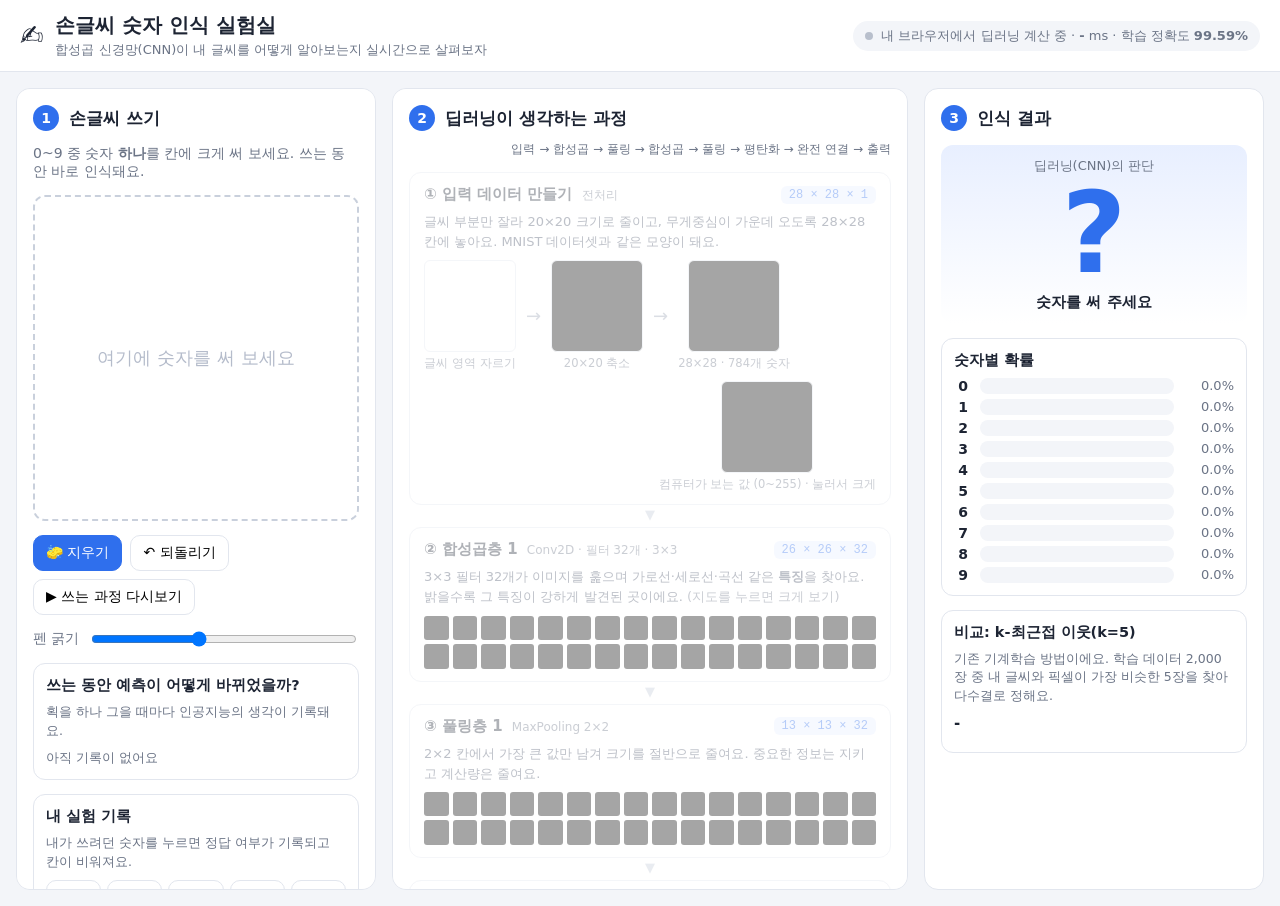
<file: src/index.html>
<!doctype html>
<html lang="ko">
<head>
<meta charset="utf-8">
<meta name="viewport" content="width=device-width, initial-scale=1">
<title>손글씨 숫자 인식 실험실</title>
<link rel="stylesheet" href="css/style.css">
</head>
<body>
<header class="topbar">
  <div class="brand">
    <span class="logo">✍️</span>
    <div>
      <h1>손글씨 숫자 인식 실험실</h1>
      <p>합성곱 신경망(CNN)이 내 글씨를 어떻게 알아보는지 실시간으로 살펴보자</p>
    </div>
  </div>
  <div class="engine" id="engine">
    <span class="dot"></span>
    <span>내 브라우저에서 딥러닝 계산 중 · <b id="ms">-</b> ms · 학습 정확도 <b id="acc">-</b></span>
  </div>
</header>

<main class="layout">
  <!-- 왼쪽: 손글씨 작업 공간 -->
  <section class="panel" id="draw-panel">
    <div class="panel-head">
      <span class="step">1</span>
      <h2>손글씨 쓰기</h2>
    </div>
    <p class="hint">0~9 중 숫자 <b>하나</b>를 칸에 크게 써 보세요. 쓰는 동안 바로 인식돼요.</p>
    <div class="canvas-wrap">
      <canvas id="pad" width="400" height="400" aria-label="손글씨 입력 칸"></canvas>
      <div class="placeholder" id="placeholder">여기에 숫자를 써 보세요</div>
    </div>
    <div class="tools">
      <button id="btn-clear" class="primary">🧽 지우기</button>
      <button id="btn-undo">↶ 되돌리기</button>
      <button id="btn-replay">▶ 쓰는 과정 다시보기</button>
    </div>
    <label class="slider">
      <span>펜 굵기</span>
      <input type="range" id="pen" min="14" max="44" value="26">
    </label>

    <div class="card">
      <h3>쓰는 동안 예측이 어떻게 바뀌었을까?</h3>
      <p class="muted small">획을 하나 그을 때마다 인공지능의 생각이 기록돼요.</p>
      <div id="stroke-timeline" class="timeline"><span class="muted small">아직 기록이 없어요</span></div>
    </div>

    <div class="card">
      <h3>내 실험 기록</h3>
      <p class="muted small">내가 쓰려던 숫자를 누르면 정답 여부가 기록되고 칸이 비워져요.</p>
      <div class="digit-buttons" id="label-buttons"></div>
      <div class="score" id="score"></div>
      <div class="log" id="log"></div>
      <button id="btn-reset-log" class="link">기록 초기화</button>
    </div>
  </section>

  <!-- 가운데: 인식 과정 -->
  <section class="panel" id="process-panel">
    <div class="panel-head">
      <span class="step">2</span>
      <h2>딥러닝이 생각하는 과정</h2>
      <span class="flow-note">입력 → 합성곱 → 풀링 → 합성곱 → 풀링 → 평탄화 → 완전 연결 → 출력</span>
    </div>
    <div id="pipeline" class="pipeline empty">
      <article class="stage" data-stage="0">
        <header><h3>① 입력 데이터 만들기 <small>전처리</small></h3><span class="shape">28 × 28 × 1</span></header>
        <p class="desc">글씨 부분만 잘라 20×20 크기로 줄이고, 무게중심이 가운데 오도록 28×28 칸에 놓아요. MNIST 데이터셋과 같은 모양이 돼요.</p>
        <div class="prep">
          <figure><canvas id="prep-crop" width="120" height="120"></canvas><figcaption>글씨 영역 자르기</figcaption></figure>
          <span class="arrow">→</span>
          <figure><canvas id="prep-small" width="20" height="20" class="px"></canvas><figcaption>20×20 축소</figcaption></figure>
          <span class="arrow">→</span>
          <figure><canvas id="prep-input" width="28" height="28" class="px"></canvas><figcaption>28×28 · 784개 숫자</figcaption></figure>
          <figure class="grid-fig"><canvas id="pixel-grid" width="560" height="560" class="pixel-canvas" title="눌러서 크게 보기"></canvas><figcaption>컴퓨터가 보는 값 (0~255) · 눌러서 크게</figcaption></figure>
        </div>
      </article>

      <article class="stage" data-stage="1">
        <header><h3>② 합성곱층 1 <small>Conv2D · 필터 32개 · 3×3</small></h3><span class="shape">26 × 26 × 32</span></header>
        <p class="desc">3×3 필터 32개가 이미지를 훑으며 가로선·세로선·곡선 같은 <b>특징</b>을 찾아요. 밝을수록 그 특징이 강하게 발견된 곳이에요. <span class="muted">(지도를 누르면 크게 보기)</span></p>
        <div class="maps" id="maps-conv1"></div>
      </article>

      <article class="stage" data-stage="2">
        <header><h3>③ 풀링층 1 <small>MaxPooling 2×2</small></h3><span class="shape">13 × 13 × 32</span></header>
        <p class="desc">2×2 칸에서 가장 큰 값만 남겨 크기를 절반으로 줄여요. 중요한 정보는 지키고 계산량은 줄여요.</p>
        <div class="maps" id="maps-pool1"></div>
      </article>

      <article class="stage" data-stage="3">
        <header><h3>④ 합성곱층 2 <small>Conv2D · 필터 64개 · 3×3</small></h3><span class="shape">11 × 11 × 64</span></header>
        <p class="desc">앞에서 찾은 특징들을 조합해 더 복잡한 모양(고리, 꺾임, 교차점 등)을 찾아요.</p>
        <div class="maps" id="maps-conv2"></div>
      </article>

      <article class="stage" data-stage="4">
        <header><h3>⑤ 풀링층 2 <small>MaxPooling 2×2</small></h3><span class="shape">5 × 5 × 64</span></header>
        <p class="desc">한 번 더 크기를 줄여 핵심 특징만 남겨요.</p>
        <div class="maps" id="maps-pool2"></div>
      </article>

      <article class="stage" data-stage="5">
        <header><h3>⑥ 평탄화 <small>Flatten</small></h3><span class="shape">1600</span></header>
        <p class="desc">5×5×64 = 1600개의 값을 한 줄로 펼쳐 완전 연결층에 넣을 준비를 해요.</p>
        <canvas id="flat" width="1600" height="1" class="strip px"></canvas>
      </article>

      <article class="stage" data-stage="6">
        <header><h3>⑦ 완전 연결층 <small>Dense · 뉴런 128개 · ReLU</small></h3><span class="shape">128</span></header>
        <p class="desc">1600개의 값이 모든 뉴런과 연결되어 계산돼요. 켜진(밝은) 뉴런들의 조합이 숫자를 구별하는 단서예요.</p>
        <div class="neurons" id="neurons"></div>
      </article>

      <article class="stage" data-stage="7">
        <header><h3>⑧ 출력층 <small>Dense · 뉴런 10개 · Softmax</small></h3><span class="shape">10</span></header>
        <p class="desc">각 숫자(0~9)일 확률을 계산해요. 10개 확률을 모두 더하면 100%예요.</p>
        <div class="outputs" id="outputs"></div>
      </article>
    </div>
    <div class="empty-msg" id="empty-msg">왼쪽 칸에 숫자를 쓰면 신경망 각 층의 계산 결과가 여기에 나타나요.</div>
  </section>

  <!-- 오른쪽: 결과 -->
  <section class="panel" id="result-panel">
    <div class="panel-head">
      <span class="step">3</span>
      <h2>인식 결과</h2>
    </div>
    <div class="answer">
      <div class="answer-label">딥러닝(CNN)의 판단</div>
      <div class="answer-digit" id="answer-digit">?</div>
      <div class="answer-conf" id="answer-conf">숫자를 써 주세요</div>
    </div>

    <div class="card">
      <h3>숫자별 확률</h3>
      <div class="bars" id="bars"></div>
    </div>

    <div class="card">
      <h3>비교: k-최근접 이웃(k=5)</h3>
      <p class="muted small">기존 기계학습 방법이에요. 학습 데이터 2,000장 중 내 글씨와 픽셀이 가장 비슷한 5장을 찾아 다수결로 정해요.</p>
      <div class="knn-result" id="knn-result">-</div>
      <div class="neighbors" id="neighbors"></div>
    </div>
  </section>
</main>

<div class="modal" id="modal" hidden>
  <div class="modal-box">
    <button class="modal-close" id="modal-close" aria-label="닫기">✕</button>
    <h3 id="modal-title"></h3>
    <div class="modal-body">
      <figure><canvas id="modal-filter" width="3" height="3" class="px"></canvas><figcaption>필터(가중치) <span class="legend"><i class="neg"></i>음수 <i class="pos"></i>양수</span></figcaption></figure>
      <span class="arrow">⊛</span>
      <figure><canvas id="modal-input" width="28" height="28" class="px"></canvas><figcaption>입력</figcaption></figure>
      <span class="arrow">=</span>
      <figure><canvas id="modal-map" width="26" height="26" class="px"></canvas><figcaption>특징 지도</figcaption></figure>
    </div>
    <p class="muted small" id="modal-desc"></p>
  </div>
</div>

<div class="modal" id="pixel-modal" hidden>
  <div class="modal-box wide">
    <button class="modal-close" data-close aria-label="닫기">✕</button>
    <h3>컴퓨터가 보는 내 글씨: 28 × 28 = 784개의 숫자</h3>
    <p class="muted small">0은 검은색(빈 곳), 255는 흰색(글씨)이에요. 신경망에는 이 값을 255로 나눈 0~1 사이 값이 들어가요(데이터 정규화).</p>
    <canvas id="pixel-big" width="560" height="560"></canvas>
  </div>
</div>

<script src="js/model-weights.js"></script>
<script src="js/knn-samples.js"></script>
<script src="js/model.js"></script>
<script src="js/preprocess.js"></script>
<script src="js/knn.js"></script>
<script src="js/app.js"></script>
</body>
</html>
</file>
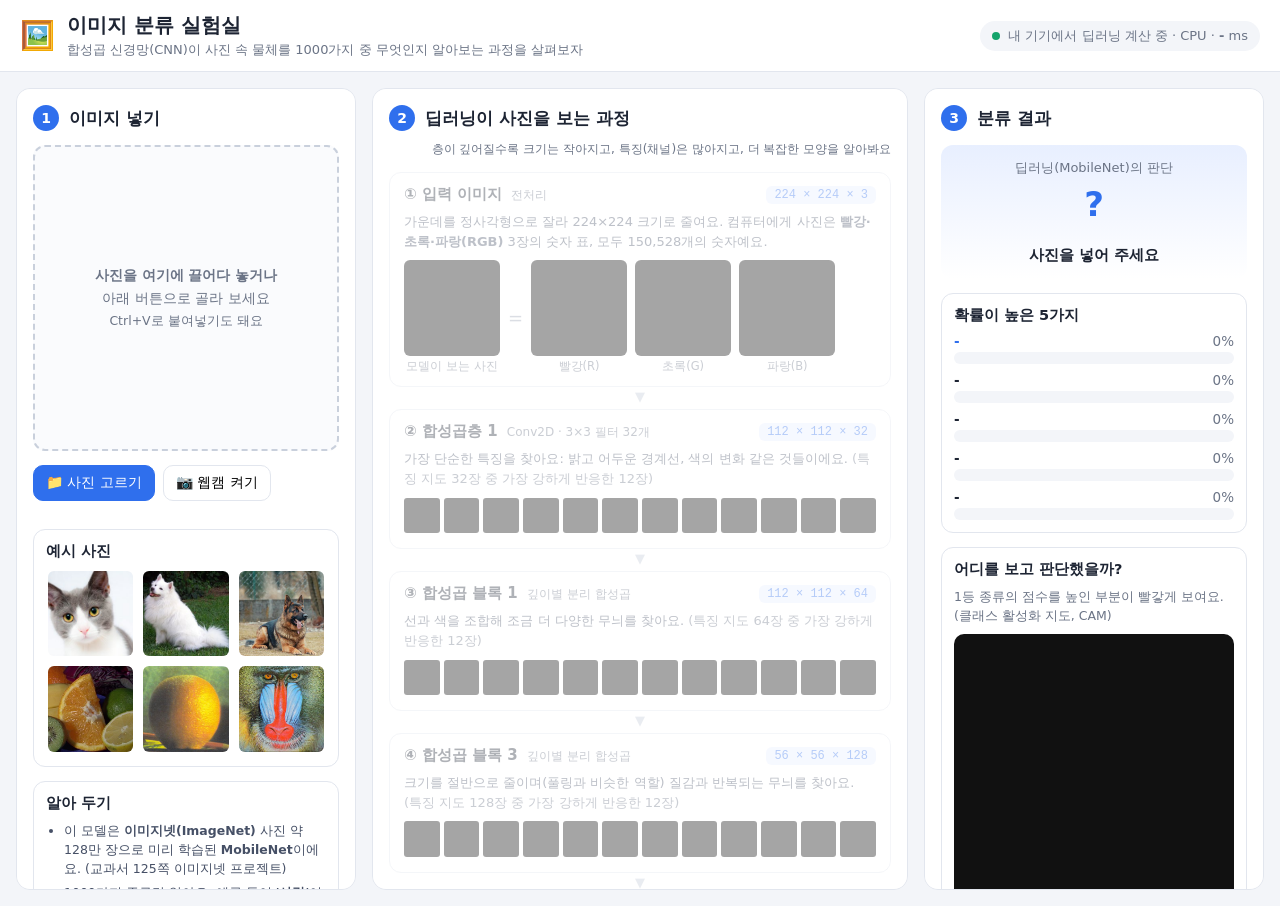
<file: src/classifier/index.html>
<!doctype html>
<html lang="ko">
<head>
<meta charset="utf-8">
<meta name="viewport" content="width=device-width, initial-scale=1">
<title>이미지 분류 실험실</title>
<link rel="stylesheet" href="style.css">
</head>
<body>
<header class="topbar">
  <div class="brand">
    <span class="logo">🖼️</span>
    <div>
      <h1>이미지 분류 실험실</h1>
      <p>합성곱 신경망(CNN)이 사진 속 물체를 1000가지 중 무엇인지 알아보는 과정을 살펴보자</p>
    </div>
  </div>
  <div class="engine" id="engine">
    <span class="dot"></span>
    <span id="engine-text">모델 불러오는 중…</span>
  </div>
</header>

<main class="layout">
  <!-- 왼쪽: 이미지 넣기 -->
  <section class="panel" id="input-panel">
    <div class="panel-head"><span class="step">1</span><h2>이미지 넣기</h2></div>
    <div class="drop" id="drop">
      <img id="preview" alt="" hidden>
      <video id="video" playsinline muted hidden></video>
      <div class="drop-msg" id="drop-msg">
        <b>사진을 여기에 끌어다 놓거나</b><br>아래 버튼으로 골라 보세요<br><span class="muted small">Ctrl+V로 붙여넣기도 돼요</span>
      </div>
      <div class="live-badge" id="live-badge" hidden>● 실시간 인식 중</div>
    </div>
    <div class="tools">
      <label class="btn primary">📁 사진 고르기<input type="file" id="file" accept="image/*" hidden></label>
      <button id="btn-cam" class="btn">📷 웹캠 켜기</button>
      <button id="btn-snap" class="btn" hidden>⏸ 이 장면 멈추기</button>
    </div>
    <p class="muted small" id="cam-msg"></p>
    <div class="card">
      <h3>예시 사진</h3>
      <div class="samples" id="samples"></div>
    </div>
    <div class="card">
      <h3>알아 두기</h3>
      <ul class="notes small">
        <li>이 모델은 <b>이미지넷(ImageNet)</b> 사진 약 128만 장으로 미리 학습된 <b>MobileNet</b>이에요. (교과서 125쪽 이미지넷 프로젝트)</li>
        <li>1000가지 종류만 알아요. 예를 들어 <b>'사람'</b>이라는 종류는 없어서, 사람을 찍으면 옷이나 안경 같은 것으로 답할 수 있어요.</li>
        <li>사진은 어디에도 전송되지 않아요. 모든 계산은 이 기기 안에서 이루어져요.</li>
      </ul>
      <button id="btn-classes" class="link">이 인공지능이 아는 1000가지 보기 →</button>
    </div>
  </section>

  <!-- 가운데: 과정 -->
  <section class="panel" id="process-panel">
    <div class="panel-head">
      <span class="step">2</span><h2>딥러닝이 사진을 보는 과정</h2>
      <span class="flow-note">층이 깊어질수록 크기는 작아지고, 특징(채널)은 많아지고, 더 복잡한 모양을 알아봐요</span>
    </div>
    <div class="pipeline empty" id="pipeline">
      <article class="stage">
        <header><h3>① 입력 이미지 <small>전처리</small></h3><span class="shape">224 × 224 × 3</span></header>
        <p class="desc">가운데를 정사각형으로 잘라 224×224 크기로 줄여요. 컴퓨터에게 사진은 <b>빨강·초록·파랑(RGB)</b> 3장의 숫자 표, 모두 150,528개의 숫자예요.</p>
        <div class="rgb">
          <figure><canvas id="in-full" width="224" height="224"></canvas><figcaption>모델이 보는 사진</figcaption></figure>
          <span class="arrow">=</span>
          <figure><canvas id="in-r" width="224" height="224"></canvas><figcaption>빨강(R)</figcaption></figure>
          <figure><canvas id="in-g" width="224" height="224"></canvas><figcaption>초록(G)</figcaption></figure>
          <figure><canvas id="in-b" width="224" height="224"></canvas><figcaption>파랑(B)</figcaption></figure>
        </div>
      </article>
      <div id="stages"></div>
      <article class="stage">
        <header><h3>⑧ 전역 평균 풀링 <small>Global Average Pooling</small></h3><span class="shape">1024</span></header>
        <p class="desc">마지막 특징 지도 1024장을 각각 평균 내서 1024개의 숫자로 요약해요. 이 숫자들이 사진의 '특징 요약표'예요.</p>
        <canvas id="gap" width="1024" height="1" class="strip"></canvas>
      </article>
      <article class="stage">
        <header><h3>⑨ 완전 연결층 + 소프트맥스 <small>출력층</small></h3><span class="shape">1000</span></header>
        <p class="desc">1024개의 특징에 가중치를 곱해 1000가지 종류 각각의 점수를 계산하고, 확률로 바꿔요. 아래 막대 하나하나가 한 종류예요.</p>
        <canvas id="probs" width="1000" height="80" class="probs"></canvas>
        <div class="probs-axis small muted"><span>0번</span><span class="split">← 동물 | 물건·음식·풍경 →</span><span>999번</span></div>
      </article>
    </div>
    <div class="empty-msg" id="empty-msg">왼쪽에서 사진을 넣으면 신경망 각 층의 계산 결과가 여기에 나타나요.</div>
  </section>

  <!-- 오른쪽: 결과 -->
  <section class="panel" id="result-panel">
    <div class="panel-head"><span class="step">3</span><h2>분류 결과</h2></div>
    <div class="answer">
      <div class="answer-label">딥러닝(MobileNet)의 판단</div>
      <div class="answer-name" id="answer-name">?</div>
      <div class="answer-en" id="answer-en"></div>
      <div class="answer-conf" id="answer-conf">사진을 넣어 주세요</div>
    </div>
    <div class="card">
      <h3>확률이 높은 5가지</h3>
      <div class="bars" id="bars"></div>
    </div>
    <div class="card">
      <h3>어디를 보고 판단했을까?</h3>
      <p class="muted small">1등 종류의 점수를 높인 부분이 빨갛게 보여요. (클래스 활성화 지도, CAM)</p>
      <div class="cam-wrap">
        <canvas id="cam" width="224" height="224"></canvas>
      </div>
      <label class="small"><input type="range" id="cam-alpha" min="0" max="100" value="55"> 겹쳐 보기 정도</label>
    </div>
    <div class="timing small muted" id="timing"></div>
  </section>
</main>

<div class="modal" id="classes-modal" hidden>
  <div class="modal-box">
    <button class="modal-close" data-close aria-label="닫기">✕</button>
    <h3>이 인공지능이 아는 1000가지</h3>
    <input type="search" id="class-search" placeholder="찾아보기 (예: 고양이, 컵, 자동차)">
    <div class="class-list" id="class-list"></div>
  </div>
</div>

<div class="loading" id="loading">
  <div class="spinner"></div>
  <p>딥러닝 모델을 준비하고 있어요…</p>
  <p class="muted small" id="loading-detail"></p>
</div>

<script src="vendor/tf.min.js"></script>
<script src="model-data.js"></script>
<script src="samples.js"></script>
<script src="app.js"></script>
</body>
</html>
</file>
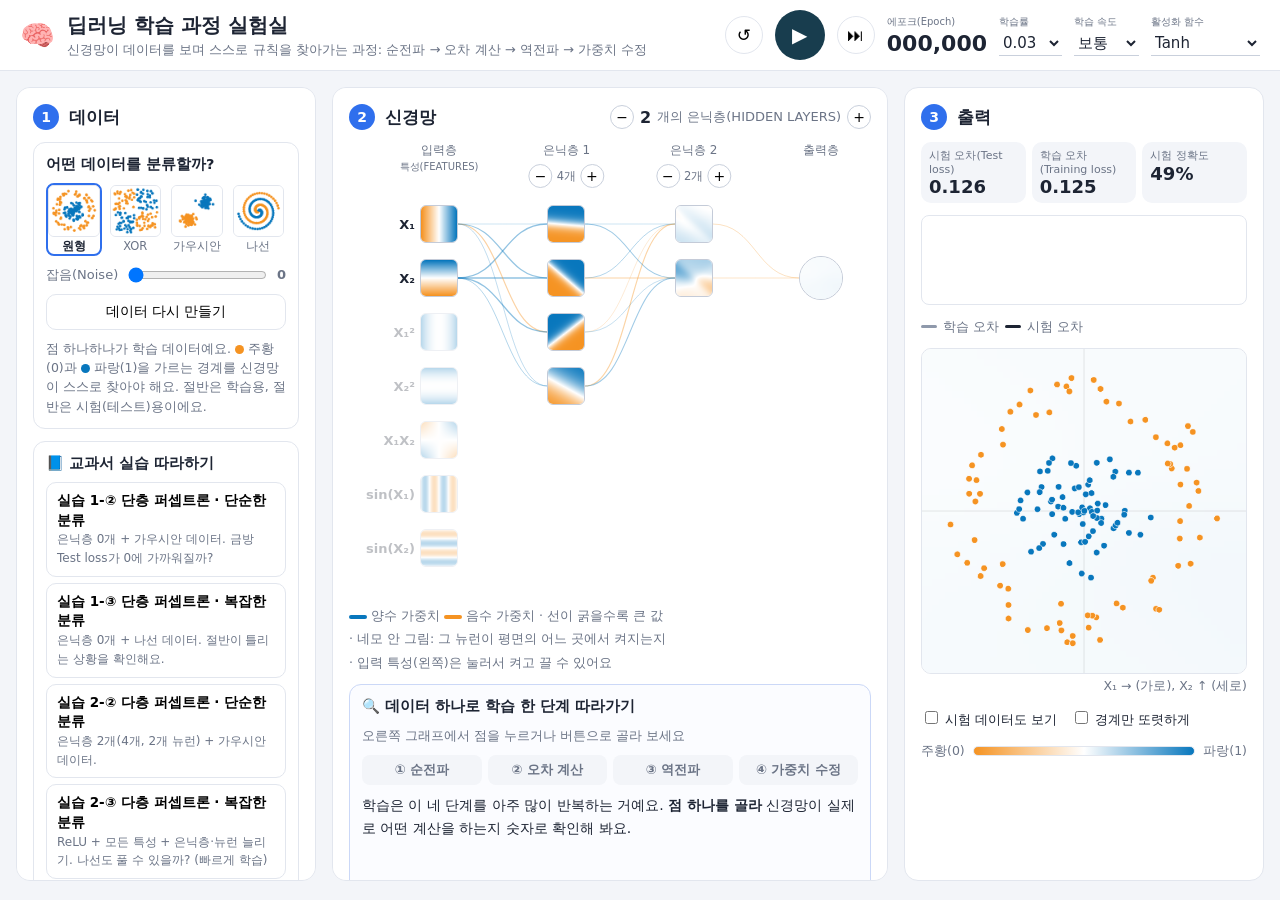
<file: src/process/index.html>
<!doctype html>
<html lang="ko">
<head>
<meta charset="utf-8">
<meta name="viewport" content="width=device-width, initial-scale=1">
<title>딥러닝 학습 과정 실험실</title>
<link rel="stylesheet" href="style.css">
</head>
<body>
<header class="topbar">
  <div class="brand">
    <span class="logo">🧠</span>
    <div>
      <h1>딥러닝 학습 과정 실험실</h1>
      <p>신경망이 데이터를 보며 스스로 규칙을 찾아가는 과정: 순전파 → 오차 계산 → 역전파 → 가중치 수정</p>
    </div>
  </div>
  <div class="controls">
    <button id="btn-reset" class="icon" title="가중치를 새로 무작위로 정하고 처음부터">↺</button>
    <button id="btn-play" class="play" title="학습 시작/멈춤">▶</button>
    <button id="btn-step-epoch" class="icon" title="1 에포크만 학습">⏭</button>
    <div class="stat"><small>에포크(Epoch)</small><b id="epoch">000,000</b></div>
    <label class="select"><small>학습률</small>
      <select id="lr">
        <option value="0.001">0.001</option><option value="0.003">0.003</option><option value="0.01">0.01</option>
        <option value="0.03" selected>0.03</option><option value="0.1">0.1</option><option value="0.3">0.3</option>
        <option value="1">1</option><option value="3">3</option>
      </select>
    </label>
    <label class="select"><small>학습 속도</small>
      <select id="speed">
        <option value="slow">느리게</option><option value="normal" selected>보통</option><option value="fast">빠르게</option>
      </select>
    </label>
    <label class="select"><small>활성화 함수</small>
      <select id="act">
        <option value="tanh" selected>Tanh</option><option value="relu">ReLU</option>
        <option value="sigmoid">Sigmoid</option><option value="linear">Linear(없음)</option>
      </select>
    </label>
  </div>
</header>

<main class="layout">
  <!-- 왼쪽: 데이터 -->
  <section class="panel">
    <div class="panel-head"><span class="step">1</span><h2>데이터</h2></div>
    <div class="card">
      <h3>어떤 데이터를 분류할까?</h3>
      <div class="datasets" id="datasets"></div>
      <label class="slider"><span>잡음(Noise)</span><input type="range" id="noise" min="0" max="50" step="5" value="0"><b id="noise-val">0</b></label>
      <button id="btn-regen" class="ghost">데이터 다시 만들기</button>
      <p class="muted small">점 하나하나가 학습 데이터예요. <span class="dot-o"></span> 주황(0)과 <span class="dot-b"></span> 파랑(1)을 가르는 경계를 신경망이 스스로 찾아야 해요. 절반은 학습용, 절반은 시험(테스트)용이에요.</p>
    </div>
    <div class="card">
      <h3>📘 교과서 실습 따라하기</h3>
      <div class="missions" id="missions"></div>
    </div>
    <div class="card">
      <h3>용어 정리</h3>
      <dl class="terms">
        <dt>순전파</dt><dd>입력값에 가중치를 곱해 더하고(가중합) 활성화 함수를 거쳐 출력까지 계산하는 과정</dd>
        <dt>오차(손실)</dt><dd>예측값과 정답의 차이. ½(예측−정답)²로 계산해요</dd>
        <dt>역전파</dt><dd>출력층의 오차를 입력층 방향으로 거꾸로 전달하며 각 가중치가 오차에 얼마나 책임이 있는지(기울기) 계산하는 과정</dd>
        <dt>가중치 수정</dt><dd>새 가중치 = 가중치 − 학습률 × 기울기 (경사 하강법)</dd>
        <dt>에포크</dt><dd>학습 데이터 전체를 한 번 다 사용해 학습한 횟수</dd>
      </dl>
    </div>
  </section>

  <!-- 가운데: 신경망 -->
  <section class="panel">
    <div class="panel-head">
      <span class="step">2</span><h2>신경망</h2>
      <div class="layer-ctl">
        <button id="layer-minus" class="mini">−</button>
        <b id="layer-count">2</b>개의 은닉층(HIDDEN LAYERS)
        <button id="layer-plus" class="mini">+</button>
      </div>
    </div>
    <div class="net-wrap">
      <div class="net" id="net">
        <svg id="links"></svg>
      </div>
    </div>
    <p class="muted small legend-line">
      <span><span class="sw pos"></span> 양수 가중치</span> <span><span class="sw neg"></span> 음수 가중치</span> <span>· 선이 굵을수록 큰 값</span>
      <span>· 네모 안 그림: 그 뉴런이 평면의 어느 곳에서 켜지는지</span> <span>· 입력 특성(왼쪽)은 눌러서 켜고 끌 수 있어요</span>
    </p>

    <div class="card stepper" id="stepper">
      <div class="stepper-head">
        <h3>🔍 데이터 하나로 학습 한 단계 따라가기</h3>
        <span class="muted small">오른쪽 그래프에서 점을 누르거나 버튼으로 골라 보세요</span>
      </div>
      <ol class="phases" id="phases">
        <li data-p="1">① 순전파</li><li data-p="2">② 오차 계산</li><li data-p="3">③ 역전파</li><li data-p="4">④ 가중치 수정</li>
      </ol>
      <div class="explain" id="explain">
        학습은 이 네 단계를 아주 많이 반복하는 거예요. <b>점 하나를 골라</b> 신경망이 실제로 어떤 계산을 하는지 숫자로 확인해 봐요.
      </div>
      <div class="stepper-btns">
        <button id="btn-pick" class="ghost">🎲 무작위로 점 고르기</button>
        <button id="btn-next" class="primary" disabled>다음 단계 ▶</button>
        <button id="btn-exit" class="ghost" hidden>따라가기 끝내기</button>
      </div>
    </div>
  </section>

  <!-- 오른쪽: 출력 -->
  <section class="panel">
    <div class="panel-head"><span class="step">3</span><h2>출력</h2></div>
    <div class="losses">
      <div><small>시험 오차(Test loss)</small><b id="test-loss">-</b></div>
      <div><small>학습 오차(Training loss)</small><b id="train-loss">-</b></div>
      <div><small>시험 정확도</small><b id="test-acc">-</b></div>
    </div>
    <canvas id="loss-chart" width="600" height="130"></canvas>
    <div class="chart-legend small"><span class="ln train"></span>학습 오차 <span class="ln test"></span>시험 오차</div>
    <div class="out-wrap">
      <canvas id="output" width="500" height="500"></canvas>
      <div class="axis-note small muted">X₁ → (가로), X₂ ↑ (세로)</div>
    </div>
    <div class="out-opts small">
      <label><input type="checkbox" id="show-test"> 시험 데이터도 보기</label>
      <label><input type="checkbox" id="discretize"> 경계만 또렷하게</label>
    </div>
    <div class="colorbar small"><span>주황(0)</span><i></i><span>파랑(1)</span></div>
  </section>
</main>

<script src="app.js"></script>
</body>
</html>
</file>
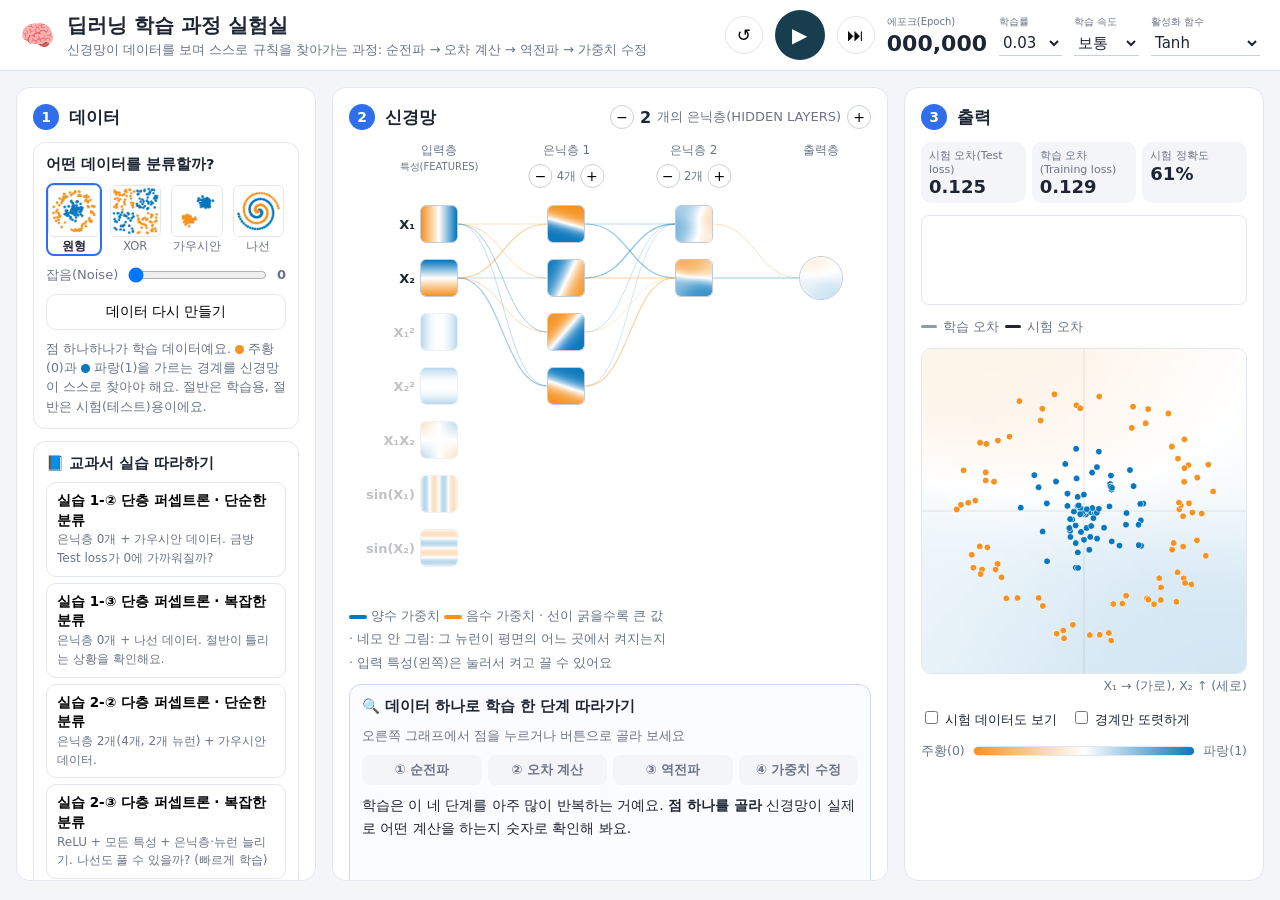
<file: deep-learning-process.html>
<!doctype html>
<html lang="ko">
<head>
<!-- 이 파일은 tools/build.py 로 src/process/ 에서 자동 생성됩니다. 수정은 src/ 에서 하세요. -->
<meta charset="utf-8">
<meta name="viewport" content="width=device-width, initial-scale=1">
<title>딥러닝 학습 과정 실험실</title>
<style>
:root {
  --bg: #f3f5f9; --panel: #fff; --ink: #1d2433; --muted: #6b7486; --line: #e2e6ee;
  --accent: #2f6fed; --accent-soft: #e8efff;
  --orange: #f59322; --blue: #0877bd; --fwd: #2f6fed; --bwd: #e5484d;
  --radius: 14px;
  font-family: "Pretendard", "Apple SD Gothic Neo", "Malgun Gothic", "Noto Sans KR", system-ui, sans-serif;
}
* { box-sizing: border-box; }
body { margin: 0; background: var(--bg); color: var(--ink); }
h1, h2, h3, p, dl, dd { margin: 0; }
button, select { font: inherit; cursor: pointer; }
.muted { color: var(--muted); }
.small { font-size: 12.5px; line-height: 1.55; }

.topbar { display: flex; align-items: center; justify-content: space-between; gap: 16px; flex-wrap: wrap;
  padding: 10px 20px; background: var(--panel); border-bottom: 1px solid var(--line); }
.brand { display: flex; align-items: center; gap: 12px; }
.logo { font-size: 28px; }
.brand h1 { font-size: 20px; }
.brand p { font-size: 13px; color: var(--muted); margin-top: 2px; }
.controls { display: flex; align-items: center; gap: 12px; flex-wrap: wrap; }
.controls .icon { width: 38px; height: 38px; border-radius: 50%; border: 1px solid var(--line); background: #fff; font-size: 17px; }
.controls .play { width: 50px; height: 50px; border-radius: 50%; border: none; background: #183d4e; color: #fff; font-size: 20px; }
.controls .play.on { background: var(--accent); }
.stat, .select { display: flex; flex-direction: column; font-size: 12px; color: var(--muted); gap: 2px; }
.stat b { font-size: 22px; color: var(--ink); font-variant-numeric: tabular-nums; font-weight: 600; }
.select select { border: none; border-bottom: 1px solid #c9d0dc; background: none; font-size: 15px; color: var(--ink); padding: 2px 0; }

.layout { display: grid; grid-template-columns: minmax(250px, 300px) minmax(0, 1fr) minmax(280px, 360px);
  gap: 16px; padding: 16px; height: calc(100vh - 74px); }
.panel { background: var(--panel); border: 1px solid var(--line); border-radius: var(--radius); padding: 16px;
  overflow-y: auto; min-height: 0; display: flex; flex-direction: column; gap: 12px; }
.panel > * { flex-shrink: 0; }
.panel-head { display: flex; align-items: center; gap: 10px; flex-wrap: wrap; }
.panel-head h2 { font-size: 17px; }
.step { width: 26px; height: 26px; border-radius: 50%; background: var(--accent); color: #fff;
  display: grid; place-items: center; font-weight: 700; font-size: 14px; }
.card { border: 1px solid var(--line); border-radius: 12px; padding: 12px; display: flex; flex-direction: column; gap: 9px; }
.card h3 { font-size: 14.5px; }
button.ghost, button.primary { border: 1px solid var(--line); background: #fff; border-radius: 10px; padding: 8px 12px; font-size: 14px; }
button.ghost:hover { background: var(--accent-soft); border-color: var(--accent); }
button.primary { background: var(--accent); color: #fff; border-color: var(--accent); font-weight: 600; }
button:disabled { opacity: .45; cursor: default; }

/* 데이터 */
.datasets { display: grid; grid-template-columns: repeat(4, 1fr); gap: 6px; }
.datasets button { border: 2px solid transparent; border-radius: 8px; padding: 0; background: none; display: flex; flex-direction: column; align-items: center; gap: 2px; font-size: 11.5px; color: var(--muted); }
.datasets canvas { width: 100%; aspect-ratio: 1; border-radius: 6px; display: block; border: 1px solid var(--line); }
.datasets button.on { border-color: var(--accent); color: var(--ink); font-weight: 600; }
.slider { display: flex; align-items: center; gap: 8px; font-size: 13px; color: var(--muted); }
.slider input { flex: 1; }
.dot-o, .dot-b { display: inline-block; width: 9px; height: 9px; border-radius: 50%; vertical-align: middle; }
.dot-o { background: var(--orange); } .dot-b { background: var(--blue); }
.missions { display: flex; flex-direction: column; gap: 6px; }
.missions button { text-align: left; border: 1px solid var(--line); background: #fff; border-radius: 10px; padding: 8px 10px; font-size: 13px; line-height: 1.45; }
.missions button:hover { border-color: var(--accent); background: var(--accent-soft); }
.missions button b { display: block; font-size: 13.5px; }
.missions button span { color: var(--muted); font-size: 12px; }
.terms dt { font-weight: 700; font-size: 13px; margin-top: 6px; }
.terms dd { font-size: 12.5px; color: #465066; line-height: 1.5; }

/* 신경망 그림 */
.layer-ctl { margin-left: auto; display: flex; align-items: center; gap: 6px; font-size: 13px; color: var(--muted); }
.layer-ctl b { color: var(--ink); font-size: 16px; }
button.mini { width: 24px; height: 24px; border-radius: 50%; border: 1px solid #c9d0dc; background: #fff; font-size: 14px; line-height: 1; padding: 0; }
button.mini:hover { background: var(--accent-soft); border-color: var(--accent); }
.net-wrap { overflow-x: auto; }
.net { position: relative; min-width: 520px; }
.net svg { position: absolute; inset: 0; width: 100%; height: 100%; overflow: visible; }
.net svg path.link { fill: none; stroke-linecap: round; transition: stroke-width .25s; }
.net svg path.link:hover { stroke-opacity: 1 !important; filter: drop-shadow(0 0 2px #0004); }
.net svg path.pulse { fill: none; stroke-width: 4; stroke-linecap: round; stroke-dasharray: 6 600; pointer-events: none; }
.net svg path.pulse.fwd { stroke: var(--fwd); animation: fwd .7s ease-in forwards; }
.net svg path.pulse.bwd { stroke: var(--bwd); animation: bwd .7s ease-in forwards; }
@keyframes fwd { from { stroke-dashoffset: 6; } to { stroke-dashoffset: -600; } }
@keyframes bwd { from { stroke-dashoffset: -600; } to { stroke-dashoffset: 6; } }
.col-title { position: absolute; top: 0; transform: translateX(-50%); font-size: 12px; color: var(--muted); text-align: center; white-space: nowrap; }
.col-ctl { position: absolute; transform: translateX(-50%); display: flex; gap: 4px; align-items: center; font-size: 11.5px; color: var(--muted); white-space: nowrap; }
.node { position: absolute; width: 38px; height: 38px; transform: translate(-50%, -50%); border-radius: 6px;
  border: 1px solid #c4cbd8; background: #fff; overflow: visible; cursor: default; }
.node canvas { width: 100%; height: 100%; border-radius: 5px; display: block; }
.node.input { cursor: pointer; }
.node.input.off { opacity: .28; }
.node.output { width: 44px; height: 44px; border-radius: 50%; }
.node.output canvas { border-radius: 50%; }
.node .lbl { position: absolute; right: calc(100% + 6px); top: 50%; transform: translateY(-50%); font-size: 13px; font-weight: 600; white-space: nowrap; }
.node .badge { position: absolute; left: 50%; top: calc(100% + 2px); transform: translateX(-50%); font-size: 11px; font-weight: 700;
  padding: 1px 5px; border-radius: 6px; white-space: nowrap; font-variant-numeric: tabular-nums; z-index: 2; }
.node .badge.a { background: #dfe8ff; color: #1f4fc4; }
.node .badge.d { background: #ffe1e1; color: #c22a2f; }
.node.glow-f { box-shadow: 0 0 0 3px var(--fwd); }
.node.glow-b { box-shadow: 0 0 0 3px var(--bwd); }
.legend-line { display: flex; flex-wrap: wrap; gap: 4px; align-items: center; }
.sw { display: inline-block; width: 18px; height: 4px; border-radius: 2px; vertical-align: middle; }
.sw.pos { background: var(--blue); } .sw.neg { background: var(--orange); }

/* 단계 따라가기 */
.stepper { border-color: #cbd8f7; background: #fbfcff; }
.stepper-head { display: flex; align-items: baseline; gap: 10px; flex-wrap: wrap; }
.phases { display: grid; grid-template-columns: repeat(4, 1fr); gap: 6px; list-style: none; padding: 0; margin: 0; }
.phases li { text-align: center; font-size: 13px; padding: 6px 4px; border-radius: 8px; background: var(--bg); color: var(--muted); font-weight: 600; }
.phases li.done { background: var(--accent-soft); color: var(--accent); }
.phases li.now { background: var(--accent); color: #fff; }
.explain { font-size: 14px; line-height: 1.7; min-height: 88px; }
.explain .f { font-family: ui-monospace, Menlo, monospace; background: var(--bg); padding: 1px 5px; border-radius: 5px; font-size: 13px; white-space: nowrap; }
.explain table { border-collapse: collapse; font-size: 12.5px; margin-top: 6px; font-variant-numeric: tabular-nums; }
.explain td, .explain th { border-bottom: 1px solid var(--line); padding: 3px 8px; text-align: right; }
.explain th { color: var(--muted); font-weight: 600; }
.explain td:first-child, .explain th:first-child { text-align: left; }
.good { color: #14a46c; font-weight: 700; } .bad { color: var(--bwd); font-weight: 700; }
.stepper-btns { display: flex; gap: 8px; flex-wrap: wrap; }

/* 출력 */
.losses { display: grid; grid-template-columns: repeat(3, 1fr); gap: 6px; }
.losses div { background: var(--bg); border-radius: 10px; padding: 6px 8px; display: flex; flex-direction: column; }
.losses small { font-size: 11px; color: var(--muted); }
.losses b { font-size: 18px; font-variant-numeric: tabular-nums; }
#loss-chart { width: 100%; height: 90px; border: 1px solid var(--line); border-radius: 8px; }
.chart-legend { display: flex; align-items: center; gap: 6px; color: var(--muted); }
.ln { display: inline-block; width: 16px; height: 3px; border-radius: 2px; }
.ln.train { background: #8f99ab; } .ln.test { background: var(--ink); }
.out-wrap { position: relative; }
#output { width: 100%; aspect-ratio: 1; border-radius: 10px; border: 1px solid var(--line); display: block; cursor: pointer; }
.axis-note { text-align: right; margin-top: 2px; }
.out-opts { display: flex; gap: 14px; flex-wrap: wrap; }
.colorbar { display: flex; align-items: center; gap: 8px; color: var(--muted); }
.colorbar i { flex: 1; height: 10px; border-radius: 5px; background: linear-gradient(90deg, var(--orange), #fff, var(--blue)); border: 1px solid var(--line); }

@media (max-width: 1150px) {
  .layout { grid-template-columns: minmax(250px, 300px) minmax(0, 1fr); height: auto; }
  .layout > .panel:last-child { grid-column: 1 / -1; }
  .panel { overflow: visible; }
  #output { max-width: 460px; margin: 0 auto; }
}
@media (max-width: 760px) {
  .layout { grid-template-columns: 1fr; padding: 10px; }
  .phases { grid-template-columns: repeat(2, 1fr); }
}
</style>
</head>
<body>
<header class="topbar">
  <div class="brand">
    <span class="logo">🧠</span>
    <div>
      <h1>딥러닝 학습 과정 실험실</h1>
      <p>신경망이 데이터를 보며 스스로 규칙을 찾아가는 과정: 순전파 → 오차 계산 → 역전파 → 가중치 수정</p>
    </div>
  </div>
  <div class="controls">
    <button id="btn-reset" class="icon" title="가중치를 새로 무작위로 정하고 처음부터">↺</button>
    <button id="btn-play" class="play" title="학습 시작/멈춤">▶</button>
    <button id="btn-step-epoch" class="icon" title="1 에포크만 학습">⏭</button>
    <div class="stat"><small>에포크(Epoch)</small><b id="epoch">000,000</b></div>
    <label class="select"><small>학습률</small>
      <select id="lr">
        <option value="0.001">0.001</option><option value="0.003">0.003</option><option value="0.01">0.01</option>
        <option value="0.03" selected>0.03</option><option value="0.1">0.1</option><option value="0.3">0.3</option>
        <option value="1">1</option><option value="3">3</option>
      </select>
    </label>
    <label class="select"><small>학습 속도</small>
      <select id="speed">
        <option value="slow">느리게</option><option value="normal" selected>보통</option><option value="fast">빠르게</option>
      </select>
    </label>
    <label class="select"><small>활성화 함수</small>
      <select id="act">
        <option value="tanh" selected>Tanh</option><option value="relu">ReLU</option>
        <option value="sigmoid">Sigmoid</option><option value="linear">Linear(없음)</option>
      </select>
    </label>
  </div>
</header>

<main class="layout">
  <!-- 왼쪽: 데이터 -->
  <section class="panel">
    <div class="panel-head"><span class="step">1</span><h2>데이터</h2></div>
    <div class="card">
      <h3>어떤 데이터를 분류할까?</h3>
      <div class="datasets" id="datasets"></div>
      <label class="slider"><span>잡음(Noise)</span><input type="range" id="noise" min="0" max="50" step="5" value="0"><b id="noise-val">0</b></label>
      <button id="btn-regen" class="ghost">데이터 다시 만들기</button>
      <p class="muted small">점 하나하나가 학습 데이터예요. <span class="dot-o"></span> 주황(0)과 <span class="dot-b"></span> 파랑(1)을 가르는 경계를 신경망이 스스로 찾아야 해요. 절반은 학습용, 절반은 시험(테스트)용이에요.</p>
    </div>
    <div class="card">
      <h3>📘 교과서 실습 따라하기</h3>
      <div class="missions" id="missions"></div>
    </div>
    <div class="card">
      <h3>용어 정리</h3>
      <dl class="terms">
        <dt>순전파</dt><dd>입력값에 가중치를 곱해 더하고(가중합) 활성화 함수를 거쳐 출력까지 계산하는 과정</dd>
        <dt>오차(손실)</dt><dd>예측값과 정답의 차이. ½(예측−정답)²로 계산해요</dd>
        <dt>역전파</dt><dd>출력층의 오차를 입력층 방향으로 거꾸로 전달하며 각 가중치가 오차에 얼마나 책임이 있는지(기울기) 계산하는 과정</dd>
        <dt>가중치 수정</dt><dd>새 가중치 = 가중치 − 학습률 × 기울기 (경사 하강법)</dd>
        <dt>에포크</dt><dd>학습 데이터 전체를 한 번 다 사용해 학습한 횟수</dd>
      </dl>
    </div>
  </section>

  <!-- 가운데: 신경망 -->
  <section class="panel">
    <div class="panel-head">
      <span class="step">2</span><h2>신경망</h2>
      <div class="layer-ctl">
        <button id="layer-minus" class="mini">−</button>
        <b id="layer-count">2</b>개의 은닉층(HIDDEN LAYERS)
        <button id="layer-plus" class="mini">+</button>
      </div>
    </div>
    <div class="net-wrap">
      <div class="net" id="net">
        <svg id="links"></svg>
      </div>
    </div>
    <p class="muted small legend-line">
      <span><span class="sw pos"></span> 양수 가중치</span> <span><span class="sw neg"></span> 음수 가중치</span> <span>· 선이 굵을수록 큰 값</span>
      <span>· 네모 안 그림: 그 뉴런이 평면의 어느 곳에서 켜지는지</span> <span>· 입력 특성(왼쪽)은 눌러서 켜고 끌 수 있어요</span>
    </p>

    <div class="card stepper" id="stepper">
      <div class="stepper-head">
        <h3>🔍 데이터 하나로 학습 한 단계 따라가기</h3>
        <span class="muted small">오른쪽 그래프에서 점을 누르거나 버튼으로 골라 보세요</span>
      </div>
      <ol class="phases" id="phases">
        <li data-p="1">① 순전파</li><li data-p="2">② 오차 계산</li><li data-p="3">③ 역전파</li><li data-p="4">④ 가중치 수정</li>
      </ol>
      <div class="explain" id="explain">
        학습은 이 네 단계를 아주 많이 반복하는 거예요. <b>점 하나를 골라</b> 신경망이 실제로 어떤 계산을 하는지 숫자로 확인해 봐요.
      </div>
      <div class="stepper-btns">
        <button id="btn-pick" class="ghost">🎲 무작위로 점 고르기</button>
        <button id="btn-next" class="primary" disabled>다음 단계 ▶</button>
        <button id="btn-exit" class="ghost" hidden>따라가기 끝내기</button>
      </div>
    </div>
  </section>

  <!-- 오른쪽: 출력 -->
  <section class="panel">
    <div class="panel-head"><span class="step">3</span><h2>출력</h2></div>
    <div class="losses">
      <div><small>시험 오차(Test loss)</small><b id="test-loss">-</b></div>
      <div><small>학습 오차(Training loss)</small><b id="train-loss">-</b></div>
      <div><small>시험 정확도</small><b id="test-acc">-</b></div>
    </div>
    <canvas id="loss-chart" width="600" height="130"></canvas>
    <div class="chart-legend small"><span class="ln train"></span>학습 오차 <span class="ln test"></span>시험 오차</div>
    <div class="out-wrap">
      <canvas id="output" width="500" height="500"></canvas>
      <div class="axis-note small muted">X₁ → (가로), X₂ ↑ (세로)</div>
    </div>
    <div class="out-opts small">
      <label><input type="checkbox" id="show-test"> 시험 데이터도 보기</label>
      <label><input type="checkbox" id="discretize"> 경계만 또렷하게</label>
    </div>
    <div class="colorbar small"><span>주황(0)</span><i></i><span>파랑(1)</span></div>
  </section>
</main>

<script>
// 딥러닝 학습 과정 실험실: 작은 다층 퍼셉트론을 브라우저에서 직접 학습시키며 그 과정을 보여 준다.
(function () {
  const $ = (id) => document.getElementById(id);
  const DOMAIN = 6;           // 좌표 범위 [-6, 6]
  const GRID = 50;            // 히트맵 해상도
  const N_POINTS = 300;       // 데이터 점 개수 (절반 학습 / 절반 시험)
  const BATCH = 10;
  const ACT_NAME = { tanh: "Tanh", relu: "ReLU", sigmoid: "Sigmoid", linear: "Linear" };

  // ---------------- 입력 특성 ----------------
  const FEATURES = [
    { label: "X₁", f: (x, y) => x },
    { label: "X₂", f: (x, y) => y },
    { label: "X₁²", f: (x, y) => x * x },
    { label: "X₂²", f: (x, y) => y * y },
    { label: "X₁X₂", f: (x, y) => x * y },
    { label: "sin(X₁)", f: (x, y) => Math.sin(x) },
    { label: "sin(X₂)", f: (x, y) => Math.sin(y) },
  ];

  // ---------------- 상태 ----------------
  let dataset = "circle", noise = 0;
  let enabled = [true, true, false, false, false, false, false];
  let hidden = [4, 2];
  let actName = "tanh";
  let lr = 0.03;
  let train = [], test = [];
  let net = null;
  let epoch = 0, history = [];
  let playing = false;
  let step = null; // 데이터 하나 따라가기 상태

  // ---------------- 데이터 만들기 ----------------
  const rand = (a, b) => a + Math.random() * (b - a);
  function gaussRand() { let u = 0, v = 0; while (!u) u = Math.random(); while (!v) v = Math.random(); return Math.sqrt(-2 * Math.log(u)) * Math.cos(2 * Math.PI * v); }
  function makeData(kind, noiseLevel, n = N_POINTS) {
    const pts = [];
    const nz = noiseLevel / 100;
    const jitter = () => rand(-1, 1) * nz * 5;
    if (kind === "circle") {
      for (let i = 0; i < n; i++) {
        const inside = i < n / 2;
        const r = inside ? rand(0, 2.5) : rand(3.5, 5);
        const t = rand(0, 2 * Math.PI);
        pts.push({ x: r * Math.sin(t) + jitter(), y: r * Math.cos(t) + jitter(), label: inside ? 1 : 0 });
      }
    } else if (kind === "xor") {
      for (let i = 0; i < n; i++) {
        let x = rand(-5, 5), y = rand(-5, 5);
        x += x > 0 ? 0.3 : -0.3; y += y > 0 ? 0.3 : -0.3;
        pts.push({ x: x + jitter(), y: y + jitter(), label: x * y >= 0 ? 1 : 0 });
      }
    } else if (kind === "gauss") {
      const sd = 0.7 + nz * 3;
      for (let i = 0; i < n; i++) {
        const blue = i < n / 2, c = blue ? 2 : -2;
        pts.push({ x: c + gaussRand() * sd, y: c + gaussRand() * sd, label: blue ? 1 : 0 });
      }
    } else {
      const half = n / 2;
      for (const [delta, label] of [[0, 1], [Math.PI, 0]]) {
        for (let i = 0; i < half; i++) {
          const r = (i / half) * 5, t = 1.75 * (i / half) * 2 * Math.PI + delta;
          pts.push({ x: r * Math.sin(t) + jitter(), y: r * Math.cos(t) + jitter(), label });
        }
      }
    }
    for (let i = pts.length - 1; i > 0; i--) { const j = (Math.random() * (i + 1)) | 0; [pts[i], pts[j]] = [pts[j], pts[i]]; }
    return pts;
  }
  function regenerate() {
    const pts = makeData(dataset, noise);
    train = pts.slice(0, N_POINTS / 2);
    test = pts.slice(N_POINTS / 2);
  }

  // ---------------- 신경망 ----------------
  const ACT = {
    tanh: { f: Math.tanh, d: (z, a) => 1 - a * a },
    relu: { f: (z) => (z > 0 ? z : 0), d: (z) => (z > 0 ? 1 : 0) },
    sigmoid: { f: (z) => 1 / (1 + Math.exp(-z)), d: (z, a) => a * (1 - a) },
    linear: { f: (z) => z, d: () => 1 },
  };
  const sigmoid = (z) => 1 / (1 + Math.exp(-z));
  const activeFeatures = () => FEATURES.map((_, i) => i).filter((i) => enabled[i]);

  function buildNet() {
    const sizes = [activeFeatures().length, ...hidden, 1];
    const W = [], b = [];
    for (let l = 0; l < sizes.length - 1; l++) {
      W.push(Float64Array.from({ length: sizes[l + 1] * sizes[l] }, () => rand(-0.5, 0.5)));
      b.push(new Float64Array(sizes[l + 1]).fill(0.1));
    }
    net = { sizes, W, b };
    epoch = 0;
    history = [];
  }
  function inputsOf(p) { return activeFeatures().map((i) => FEATURES[i].f(p.x, p.y)); }

  // 순전파: 층마다 가중합(z)과 활성화 값(a)을 모두 남겨 둔다
  function forward(input) {
    const as = [Float64Array.from(input)], zs = [];
    const L = net.W.length, act = ACT[actName];
    for (let l = 0; l < L; l++) {
      const nIn = net.sizes[l], nOut = net.sizes[l + 1], W = net.W[l], prev = as[l];
      const z = new Float64Array(nOut), a = new Float64Array(nOut);
      for (let j = 0; j < nOut; j++) {
        let s = net.b[l][j];
        for (let i = 0; i < nIn; i++) s += W[j * nIn + i] * prev[i];
        z[j] = s;
        a[j] = l === L - 1 ? sigmoid(s) : act.f(s);
      }
      zs.push(z); as.push(a);
    }
    return { as, zs };
  }

  // 역전파: 출력층 오차에서 시작해 각 뉴런의 δ(오차 신호)를 거꾸로 계산
  function backward(cache, y) {
    const L = net.W.length, act = ACT[actName];
    const deltas = new Array(L);
    const out = cache.as[L][0];
    deltas[L - 1] = Float64Array.of((out - y) * out * (1 - out));
    for (let l = L - 2; l >= 0; l--) {
      const n = net.sizes[l + 1], nNext = net.sizes[l + 2], Wn = net.W[l + 1];
      const d = new Float64Array(n);
      for (let i = 0; i < n; i++) {
        let s = 0;
        for (let j = 0; j < nNext; j++) s += Wn[j * n + i] * deltas[l + 1][j];
        d[i] = s * act.d(cache.zs[l][i], cache.as[l + 1][i]);
      }
      deltas[l] = d;
    }
    return deltas;
  }
  function accumulate(grad, cache, deltas) {
    for (let l = 0; l < net.W.length; l++) {
      const nIn = net.sizes[l];
      for (let j = 0; j < net.sizes[l + 1]; j++) {
        grad.b[l][j] += deltas[l][j];
        for (let i = 0; i < nIn; i++) grad.W[l][j * nIn + i] += deltas[l][j] * cache.as[l][i];
      }
    }
  }
  const zeroGrad = () => ({ W: net.W.map((w) => new Float64Array(w.length)), b: net.b.map((b) => new Float64Array(b.length)) });
  function applyGrad(grad, scale) {
    for (let l = 0; l < net.W.length; l++) {
      for (let k = 0; k < net.W[l].length; k++) net.W[l][k] -= scale * grad.W[l][k];
      for (let k = 0; k < net.b[l].length; k++) net.b[l][k] -= scale * grad.b[l][k];
    }
  }
  function trainEpoch() {
    const order = train.map((_, i) => i).sort(() => Math.random() - 0.5);
    for (let s = 0; s < order.length; s += BATCH) {
      const grad = zeroGrad();
      const batch = order.slice(s, s + BATCH);
      for (const idx of batch) {
        const p = train[idx];
        const cache = forward(inputsOf(p));
        accumulate(grad, cache, backward(cache, p.label));
      }
      applyGrad(grad, lr / batch.length);
    }
    epoch++;
  }
  function evaluate(pts) {
    let loss = 0, correct = 0;
    for (const p of pts) {
      const out = forward(inputsOf(p)).as[net.W.length][0];
      loss += 0.5 * (out - p.label) ** 2;
      if ((out >= 0.5 ? 1 : 0) === p.label) correct++;
    }
    return { loss: loss / pts.length, acc: correct / pts.length };
  }

  // ---------------- 색 ----------------
  const ORANGE = [245, 147, 34], BLUE = [8, 119, 189];
  function color(v) { // v: -1(주황) ~ 0(흰색) ~ 1(파랑)
    v = Math.max(-1, Math.min(1, v));
    const c = v < 0 ? ORANGE : BLUE, t = Math.abs(v);
    return [255 + (c[0] - 255) * t, 255 + (c[1] - 255) * t, 255 + (c[2] - 255) * t];
  }

  // ---------------- 신경망 그림 ----------------
  const netEl = $("net"), svg = $("links");
  let layout = null; // {nodes:[[{x,y,el,canvas}]], links:[[path]]}
  const NODE_GAP = 54, TOP = 64;

  function buildDiagram() {
    netEl.querySelectorAll(".node, .col-title, .col-ctl").forEach((e) => e.remove());
    svg.innerHTML = "";
    const cols = [FEATURES.length, ...hidden, 1];
    const width = Math.max(520, netEl.parentElement.clientWidth);
    const maxN = Math.max(...cols);
    netEl.style.height = TOP + maxN * NODE_GAP + 10 + "px";
    const left = 90, right = width - 50;
    const xs = cols.map((_, c) => left + (right - left) * (cols.length === 1 ? 0 : c / (cols.length - 1)));
    const nodes = [];
    const titles = ["입력층<br><small>특성(FEATURES)</small>", ...hidden.map((n, i) => `은닉층 ${i + 1}`), "출력층"];
    cols.forEach((n, c) => {
      const t = document.createElement("div");
      t.className = "col-title";
      t.style.left = xs[c] + "px";
      t.innerHTML = titles[c];
      netEl.appendChild(t);
      if (c > 0 && c < cols.length - 1) {
        const ctl = document.createElement("div");
        ctl.className = "col-ctl";
        ctl.style.left = xs[c] + "px";
        ctl.style.top = "22px";
        ctl.innerHTML = `<button class="mini" data-d="-1">−</button><span>${n}개</span><button class="mini" data-d="1">+</button>`;
        ctl.querySelectorAll("button").forEach((b) => b.addEventListener("click", () => changeNeurons(c - 1, +b.dataset.d)));
        netEl.appendChild(ctl);
      }
      const col = [];
      for (let k = 0; k < n; k++) {
        const el = document.createElement("div");
        el.className = "node" + (c === 0 ? " input" : "") + (c === cols.length - 1 ? " output" : "");
        const y = TOP + k * NODE_GAP + (c === cols.length - 1 ? NODE_GAP : 0);
        el.style.left = xs[c] + "px";
        el.style.top = y + 18 + "px";
        const cv = document.createElement("canvas");
        cv.width = cv.height = GRID;
        el.appendChild(cv);
        if (c === 0) {
          el.innerHTML += `<span class="lbl">${FEATURES[k].label}</span>`;
          el.classList.toggle("off", !enabled[k]);
          el.title = "눌러서 이 입력 특성을 켜거나 끄기";
          el.addEventListener("click", () => toggleFeature(k));
        } else if (c === cols.length - 1) {
          el.title = "출력: 파랑(1)일 확률";
        } else {
          el.title = `은닉층 ${c}의 ${k + 1}번째 뉴런`;
        }
        netEl.appendChild(el);
        col.push({ x: xs[c], y: y + 18, el, canvas: el.querySelector("canvas") });
      }
      nodes.push(col);
    });
    // 연결선: 꺼진 입력 특성은 빼고 그린다
    const act = activeFeatures();
    const links = [];
    for (let l = 0; l < net.W.length; l++) {
      const fromNodes = l === 0 ? act.map((i) => nodes[0][i]) : nodes[l];
      const toNodes = nodes[l + 1];
      const arr = [];
      toNodes.forEach((to, j) => fromNodes.forEach((from, i) => {
        const p = document.createElementNS("http://www.w3.org/2000/svg", "path");
        const x1 = from.x + 19, x2 = to.x - (l === net.W.length - 1 ? 22 : 19), mx = (x1 + x2) / 2;
        p.setAttribute("d", `M${x1},${from.y} C${mx},${from.y} ${mx},${to.y} ${x2},${to.y}`);
        p.setAttribute("class", "link");
        const title = document.createElementNS("http://www.w3.org/2000/svg", "title");
        p.appendChild(title);
        svg.appendChild(p);
        arr.push({ path: p, title, l, j, i, from, to });
      }));
      links.push(arr);
    }
    layout = { nodes, links, featureNodes: act.map((i) => nodes[0][i]) };
    updateLinks();
  }
  function updateLinks() {
    if (!layout) return;
    layout.links.forEach((arr, l) => arr.forEach((lk) => {
      const w = net.W[l][lk.j * net.sizes[l] + lk.i];
      lk.path.setAttribute("stroke", w >= 0 ? "#0877bd" : "#f59322");
      lk.path.setAttribute("stroke-width", (0.6 + Math.min(Math.abs(w), 4) * 1.5).toFixed(2));
      lk.path.setAttribute("stroke-opacity", (0.3 + 0.6 * Math.min(Math.abs(w) / 2, 1)).toFixed(2));
      lk.title.textContent = `가중치 w = ${w.toFixed(3)}`;
    }));
  }

  // ---------------- 히트맵 계산과 그리기 ----------------
  const outCanvas = $("output"), outCtx = outCanvas.getContext("2d");
  const off = document.createElement("canvas"); off.width = off.height = GRID;
  function render() {
    const L = net.W.length;
    const featIdx = activeFeatures();
    // 모든 노드의 값 기록: [열][노드] → Float32Array(GRID*GRID)
    const vals = [FEATURES.map(() => new Float32Array(GRID * GRID)), ...net.sizes.slice(1).map((n) => Array.from({ length: n }, () => new Float32Array(GRID * GRID)))];
    for (let gy = 0; gy < GRID; gy++) {
      for (let gx = 0; gx < GRID; gx++) {
        const x = -DOMAIN + (gx + 0.5) / GRID * 2 * DOMAIN, y = DOMAIN - (gy + 0.5) / GRID * 2 * DOMAIN;
        const k = gy * GRID + gx;
        FEATURES.forEach((f, i) => { vals[0][i][k] = f.f(x, y); });
        const c = forward(featIdx.map((i) => vals[0][i][k]));
        for (let l = 1; l <= L; l++) c.as[l].forEach((v, j) => { vals[l][j][k] = v; });
      }
    }
    const paint = (canvas, arr, mode) => {
      let maxAbs = 0;
      for (let k = 0; k < arr.length; k++) maxAbs = Math.max(maxAbs, Math.abs(arr[k]));
      const g = canvas.getContext("2d"), img = g.createImageData(GRID, GRID);
      for (let k = 0; k < arr.length; k++) {
        let v = arr[k];
        if (mode === "prob") v = 2 * v - 1;
        else if (mode === "sig") v = 2 * v - 1;
        else if (maxAbs > 1) v /= maxAbs;
        const c = color(v);
        img.data[k * 4] = c[0]; img.data[k * 4 + 1] = c[1]; img.data[k * 4 + 2] = c[2]; img.data[k * 4 + 3] = 255;
      }
      g.putImageData(img, 0, 0);
    };
    layout.nodes[0].forEach((n, i) => paint(n.canvas, vals[0][i]));
    for (let l = 1; l <= L; l++) {
      layout.nodes[l].forEach((n, j) => paint(n.canvas, vals[l][j], l === L ? "prob" : actName === "sigmoid" ? "sig" : ""));
    }
    // 출력 결정 경계
    const outVals = vals[L][0];
    const discrete = $("discretize").checked;
    const img = off.getContext("2d").createImageData(GRID, GRID);
    for (let k = 0; k < outVals.length; k++) {
      let v = 2 * outVals[k] - 1;
      if (discrete) v = v >= 0 ? 0.75 : -0.75;
      const c = color(v * 0.85);
      img.data[k * 4] = c[0]; img.data[k * 4 + 1] = c[1]; img.data[k * 4 + 2] = c[2]; img.data[k * 4 + 3] = 255;
    }
    off.getContext("2d").putImageData(img, 0, 0);
    const W = outCanvas.width;
    outCtx.imageSmoothingEnabled = !discrete;
    outCtx.drawImage(off, 0, 0, W, W);
    // 축
    outCtx.strokeStyle = "rgba(0,0,0,.12)"; outCtx.lineWidth = 1;
    outCtx.beginPath(); outCtx.moveTo(W / 2, 0); outCtx.lineTo(W / 2, W); outCtx.moveTo(0, W / 2); outCtx.lineTo(W, W / 2); outCtx.stroke();
    // 점
    const pts = $("show-test").checked ? [...train.map((p) => [p, false]), ...test.map((p) => [p, true])] : train.map((p) => [p, false]);
    for (const [p, isTest] of pts) {
      const [px, py] = toPx(p);
      outCtx.beginPath(); outCtx.arc(px, py, 5, 0, Math.PI * 2);
      outCtx.fillStyle = p.label ? "#0877bd" : "#f59322";
      outCtx.fill();
      outCtx.lineWidth = isTest ? 2 : 1;
      outCtx.strokeStyle = isTest ? "#1d2433" : "#fff";
      outCtx.stroke();
    }
    if (step) {
      const [px, py] = toPx(step.point);
      outCtx.beginPath(); outCtx.arc(px, py, 12, 0, Math.PI * 2);
      outCtx.lineWidth = 3; outCtx.strokeStyle = "#e5484d"; outCtx.stroke();
    }
    updateLinks();
  }
  const toPx = (p) => [(p.x + DOMAIN) / (2 * DOMAIN) * outCanvas.width, (DOMAIN - p.y) / (2 * DOMAIN) * outCanvas.height];

  // ---------------- 오차 그래프 ----------------
  const chart = $("loss-chart"), cctx = chart.getContext("2d");
  function updateStats() {
    const tr = evaluate(train), te = evaluate(test);
    history.push({ train: tr.loss, test: te.loss });
    if (history.length > 600) history = history.filter((_, i) => i % 2 === 0);
    $("train-loss").textContent = tr.loss.toFixed(3);
    $("test-loss").textContent = te.loss.toFixed(3);
    $("test-acc").textContent = Math.round(te.acc * 100) + "%";
    $("epoch").textContent = String(epoch).padStart(6, "0").replace(/(\d{3})(\d{3})$/, "$1,$2");
    const W = chart.width, H = chart.height;
    cctx.clearRect(0, 0, W, H);
    const max = Math.max(0.05, ...history.map((h) => Math.max(h.train, h.test)));
    for (const [key, col, w] of [["train", "#8f99ab", 2], ["test", "#1d2433", 2.5]]) {
      cctx.beginPath();
      history.forEach((h, i) => {
        const x = history.length === 1 ? 0 : (i / (history.length - 1)) * (W - 8) + 4;
        const y = H - 6 - (h[key] / max) * (H - 14);
        i ? cctx.lineTo(x, y) : cctx.moveTo(x, y);
      });
      cctx.strokeStyle = col; cctx.lineWidth = w; cctx.stroke();
    }
  }

  // ---------------- 학습 루프 ----------------
  let lastSlow = 0;
  function loop() {
    if (!playing) return;
    const speed = $("speed").value;
    if (speed === "slow") {
      // 느리게: 초당 약 8 에포크
      if (performance.now() - lastSlow < 120) return requestAnimationFrame(loop);
      lastSlow = performance.now();
      trainEpoch();
    } else if (speed === "fast") {
      // 빠르게: 한 화면을 그리는 동안 약 12ms 만큼 여러 에포크를 학습
      const t0 = performance.now();
      do trainEpoch(); while (performance.now() - t0 < 12);
    } else trainEpoch();
    render();
    updateStats();
    requestAnimationFrame(loop);
  }
  function setPlaying(on) {
    playing = on;
    $("btn-play").textContent = on ? "⏸" : "▶";
    $("btn-play").classList.toggle("on", on);
    if (on) { exitStep(); requestAnimationFrame(loop); }
  }
  function resetAll() {
    setPlaying(false);
    exitStep();
    buildNet();
    buildDiagram();
    render();
    updateStats();
  }

  // ---------------- 구조 바꾸기 ----------------
  function changeLayers(d) {
    const next = Math.max(0, Math.min(5, hidden.length + d));
    if (next === hidden.length) return;
    hidden = d > 0 ? [...hidden, 2] : hidden.slice(0, -1);
    $("layer-count").textContent = hidden.length;
    resetAll();
  }
  function changeNeurons(layer, d) {
    const n = Math.max(1, Math.min(8, hidden[layer] + d));
    if (n === hidden[layer]) return;
    hidden[layer] = n;
    resetAll();
  }
  function toggleFeature(i) {
    if (enabled[i] && activeFeatures().length === 1) return; // 최소 1개
    enabled[i] = !enabled[i];
    resetAll();
  }

  // ---------------- 데이터 하나 따라가기 ----------------
  const fmt = (v) => (v === 0 ? "0" : Math.abs(v) >= 0.01 ? v.toFixed(3) : Math.abs(v) >= 1e-5 ? v.toPrecision(2) : v.toExponential(1));
  const nodeName = (l, j) => (l === 0 ? FEATURES[activeFeatures()[j]].label : l === net.sizes.length - 1 ? "출력" : `은닉${l}-${j + 1}`);
  function nodeAt(l, j) { return l === 0 ? layout.featureNodes[j] : layout.nodes[l][j]; }
  function clearBadges() {
    netEl.querySelectorAll(".badge").forEach((b) => b.remove());
    netEl.querySelectorAll(".glow-f, .glow-b").forEach((n) => n.classList.remove("glow-f", "glow-b"));
  }
  function badge(l, j, text, kind) {
    const el = nodeAt(l, j).el;
    el.querySelector(".badge")?.remove();
    const b = document.createElement("span");
    b.className = "badge " + kind;
    b.textContent = text;
    el.appendChild(b);
  }
  function pulse(l, dir) {
    layout.links[l].forEach((lk) => {
      const p = lk.path.cloneNode(false);
      p.setAttribute("class", "pulse " + dir);
      p.removeAttribute("stroke"); p.removeAttribute("stroke-width"); p.removeAttribute("stroke-opacity");
      svg.appendChild(p);
      setTimeout(() => p.remove(), 900);
    });
  }
  let timers = [];
  const later = (ms, fn) => timers.push(setTimeout(fn, ms));
  function stopTimers() { timers.forEach(clearTimeout); timers = []; }

  function setPhase(p) {
    document.querySelectorAll("#phases li").forEach((li) => {
      const n = +li.dataset.p;
      li.className = n < p ? "done" : n === p ? "now" : "";
    });
  }
  function startStep(point) {
    setPlaying(false);
    stopTimers();
    clearBadges();
    const L = net.W.length;
    step = { point, phase: 0 };
    setPhase(0);
    const inp = inputsOf(point);
    inp.forEach((v, i) => badge(0, i, fmt(v), "a"));
    $("explain").innerHTML =
      `고른 점: <span class="f">X₁ = ${point.x.toFixed(2)}, X₂ = ${point.y.toFixed(2)}</span>, 정답은 ` +
      (point.label ? '<b style="color:var(--blue)">파랑(1)</b>' : '<b style="color:var(--orange)">주황(0)</b>') +
      `이에요.<br>입력층에는 이 점의 특성값 ${inp.length}개가 들어가요. 이제 신경망이 이 점을 어떻게 판단하는지 순서대로 따라가 봐요.`;
    $("btn-next").disabled = false;
    $("btn-next").textContent = "① 순전파 ▶";
    $("btn-exit").hidden = false;
    render();
  }
  function exitStep() {
    if (!step) return;
    stopTimers();
    step = null;
    clearBadges();
    setPhase(0);
    $("btn-next").disabled = true;
    $("btn-next").textContent = "다음 단계 ▶";
    $("btn-exit").hidden = true;
    $("explain").innerHTML = "학습은 이 네 단계를 아주 많이 반복하는 거예요. <b>점 하나를 골라</b> 신경망이 실제로 어떤 계산을 하는지 숫자로 확인해 봐요.";
    render();
  }
  function nextPhase() {
    if (!step) return;
    stopTimers();
    const L = net.W.length, p = step.point, y = p.label;
    const phase = step.phase === 4 ? 1 : step.phase + 1;
    step.phase = phase;
    setPhase(phase);
    const btn = $("btn-next");
    btn.disabled = true;
    const enable = (ms, text) => later(ms, () => { btn.disabled = false; btn.textContent = text; });

    if (phase === 1) {
      clearBadges();
      const inp = inputsOf(p);
      inp.forEach((v, i) => badge(0, i, fmt(v), "a"));
      const c = (step.cache = forward(inp));
      for (let l = 0; l < L; l++) {
        later(l * 700, () => pulse(l, "fwd"));
        later(l * 700 + 650, () => c.as[l + 1].forEach((v, j) => { badge(l + 1, j, fmt(v), "a"); nodeAt(l + 1, j).el.classList.add("glow-f"); }));
        later(l * 700 + 1300, () => layout.nodes[l + 1].forEach((n) => n.el.classList.remove("glow-f")));
      }
      // 첫 번째 계산 예시 (은닉층이 있으면 은닉1-1, 없으면 출력)
      const nIn = net.sizes[0], W = net.W[0];
      const terms = inp.map((x, i) => `(${fmt(W[i])}×${fmt(x)})`).join(" + ");
      const z = c.zs[0][0], a = c.as[1][0];
      const out = c.as[L][0];
      const isOut = L === 1;
      $("explain").innerHTML =
        `<b>순전파</b>: 입력값에 가중치를 곱해 모두 더하고(가중합), 활성화 함수를 통과시켜 다음 층으로 보내요.<br>` +
        `예) <b>${nodeName(1, 0)}</b> 뉴런: 가중합 <span class="f">${terms} + 편향(${fmt(net.b[0][0])}) = ${fmt(z)}</span> → ` +
        `${isOut ? "Sigmoid" : ACT_NAME[actName]} 함수 → <span class="f">${fmt(a)}</span><br>` +
        `모든 뉴런을 이렇게 계산하면 마지막 출력은 <span class="f">ŷ = ${fmt(out)}</span>, 즉 <b>파랑일 확률 ${Math.round(out * 100)}%</b>라고 예측했어요.`;
      enable(L * 700 + 400, "② 오차 계산 ▶");
    } else if (phase === 2) {
      const out = step.cache.as[L][0];
      const loss = 0.5 * (out - y) ** 2;
      step.lossBefore = loss;
      const right = (out >= 0.5 ? 1 : 0) === y;
      nodeAt(L, 0).el.classList.add("glow-b");
      badge(L, 0, `오차 ${fmt(loss)}`, "d");
      $("explain").innerHTML =
        `<b>오차(손실) 계산</b>: 예측 <span class="f">ŷ = ${fmt(out)}</span>, 정답 <span class="f">y = ${y}</span><br>` +
        `오차 <span class="f">= ½ × (ŷ − y)² = ½ × (${fmt(out)} − ${y})² = ${fmt(loss)}</span><br>` +
        (right ? `<span class="good">분류는 맞혔어요.</span> 하지만 정답(${y})과 완전히 같지는 않으니 오차를 더 줄일 수 있어요.`
               : `<span class="bad">분류를 틀렸어요!</span> 오차가 크니 가중치를 많이 고쳐야 해요.`);
      enable(500, "③ 역전파 ▶");
    } else if (phase === 3) {
      clearBadges();
      const deltas = (step.deltas = backward(step.cache, y));
      for (let l = L - 1; l >= 0; l--) {
        const t = (L - 1 - l) * 700;
        later(t, () => deltas[l].forEach((d, j) => { badge(l + 1, j, "δ " + fmt(d), "d"); nodeAt(l + 1, j).el.classList.add("glow-b"); }));
        later(t + 50, () => pulse(l, "bwd"));
        later(t + 1200, () => layout.nodes[l + 1].forEach((n) => n.el.classList.remove("glow-b")));
      }
      const out = step.cache.as[L][0];
      const gEx = deltas[L - 1][0] * step.cache.as[L - 1][0];
      $("explain").innerHTML =
        `<b>역전파</b>: 출력층의 오차를 입력층 방향으로 <b>거꾸로</b> 전달하며, 각 뉴런이 오차에 얼마나 책임이 있는지(δ)를 계산해요.<br>` +
        `출력층: <span class="f">δ = (ŷ − y) × ŷ(1 − ŷ) = (${fmt(out)} − ${y}) × ${fmt(out * (1 - out))} = ${fmt(deltas[L - 1][0])}</span><br>` +
        `각 가중치의 <b>기울기</b> = 뒤 뉴런의 δ × 앞 뉴런의 출력. 예) <b>${nodeName(L - 1, 0)} → 출력</b> 연결: ` +
        `<span class="f">${fmt(deltas[L - 1][0])} × ${fmt(step.cache.as[L - 1][0])} = ${fmt(gEx)}</span>`;
      enable(L * 700 + 400, "④ 가중치 수정 ▶");
    } else if (phase === 4) {
      clearBadges();
      const grad = zeroGrad();
      accumulate(grad, step.cache, step.deltas);
      const before = net.W.map((w) => Float64Array.from(w));
      applyGrad(grad, lr);
      // 많이 바뀐 가중치 5개
      const changes = [];
      net.W.forEach((w, l) => w.forEach((v, k) => {
        const nIn = net.sizes[l], j = Math.floor(k / nIn), i = k % nIn;
        changes.push({ l, i, j, old: before[l][k], g: grad.W[l][k], now: v });
      }));
      changes.sort((a, b) => Math.abs(b.now - b.old) - Math.abs(a.now - a.old));
      const after = forward(inputsOf(p)).as[L][0];
      const lossAfter = 0.5 * (after - y) ** 2;
      render();
      const rows = changes.slice(0, 5).map((c) =>
        `<tr><td>${nodeName(c.l, c.i)} → ${nodeName(c.l + 1, c.j)}</td><td>${c.old.toFixed(5)}</td><td>${fmt(c.g)}</td><td>${(c.now - c.old >= 0 ? "+" : "") + fmt(c.now - c.old)}</td><td><b>${c.now.toFixed(5)}</b></td></tr>`).join("");
      const better = lossAfter < step.lossBefore;
      $("explain").innerHTML =
        `<b>가중치 수정</b>: <span class="f">새 가중치 = 가중치 − 학습률(${lr}) × 기울기</span> 로 모든 가중치를 조금씩 고쳐요. (경사 하강법)` +
        `<table><tr><th>연결 (가장 많이 바뀐 5개)</th><th>이전</th><th>기울기</th><th>변화량</th><th>새 값</th></tr>${rows}</table>` +
        `같은 점을 다시 계산하면 오차: <span class="f">${step.lossBefore.toPrecision(4)} → ${lossAfter.toPrecision(4)}</span> ` +
        (better ? `<span class="good">줄었어요! ↓</span>` : `<span class="bad">(학습률이 너무 크면 오히려 커질 수도 있어요)</span>`) +
        `<br><span class="muted small">이 네 단계를 학습 데이터 ${train.length}개 모두에 대해 반복하면 <b>1 에포크</b>예요. 학습률을 크게 바꾸면 변화가 더 잘 보여요.</span>`;
      enable(300, "같은 점으로 한 번 더 ▶");
    }
  }

  // ---------------- 화면 연결 ----------------
  const DATASETS = [["circle", "원형"], ["xor", "XOR"], ["gauss", "가우시안"], ["spiral", "나선"]];
  DATASETS.forEach(([key, name]) => {
    const b = document.createElement("button");
    b.dataset.key = key;
    b.innerHTML = `<canvas width="60" height="60"></canvas>${name}`;
    const g = b.querySelector("canvas").getContext("2d");
    g.fillStyle = "#fff"; g.fillRect(0, 0, 60, 60);
    makeData(key, 0, 160).forEach((p) => {
      g.fillStyle = p.label ? "#0877bd" : "#f59322";
      g.beginPath(); g.arc((p.x + 6) * 5, (6 - p.y) * 5, 1.6, 0, Math.PI * 2); g.fill();
    });
    b.addEventListener("click", () => selectDataset(key));
    $("datasets").appendChild(b);
  });
  function selectDataset(key) {
    dataset = key;
    document.querySelectorAll(".datasets button").forEach((b) => b.classList.toggle("on", b.dataset.key === key));
    regenerate();
    resetAll();
  }

  const MISSIONS = [
    { t: "실습 1-② 단층 퍼셉트론 · 단순한 분류", d: "은닉층 0개 + 가우시안 데이터. 금방 Test loss가 0에 가까워질까?", data: "gauss", hidden: [], feats: [0, 1], act: "tanh", lr: 0.03 },
    { t: "실습 1-③ 단층 퍼셉트론 · 복잡한 분류", d: "은닉층 0개 + 나선 데이터. 절반이 틀리는 상황을 확인해요.", data: "spiral", hidden: [], feats: [0, 1], act: "tanh", lr: 0.03 },
    { t: "실습 2-② 다층 퍼셉트론 · 단순한 분류", d: "은닉층 2개(4개, 2개 뉴런) + 가우시안 데이터.", data: "gauss", hidden: [4, 2], feats: [0, 1], act: "tanh", lr: 0.03 },
    { t: "실습 2-③ 다층 퍼셉트론 · 복잡한 분류", d: "ReLU + 모든 특성 + 은닉층·뉴런 늘리기. 나선도 풀 수 있을까? (빠르게 학습)", data: "spiral", hidden: [8, 8, 6], feats: [0, 1, 2, 3, 4, 5, 6], act: "relu", lr: 0.1, speed: "fast" },
    { t: "도전 · XOR 문제", d: "단층 퍼셉트론으로는 못 풀어요. 은닉층을 넣거나 X₁X₂ 특성을 켜 보세요.", data: "xor", hidden: [], feats: [0, 1], act: "tanh", lr: 0.03 },
  ];
  MISSIONS.forEach((m) => {
    const b = document.createElement("button");
    b.innerHTML = `<b>${m.t}</b><span>${m.d}</span>`;
    b.addEventListener("click", () => {
      hidden = [...m.hidden];
      enabled = FEATURES.map((_, i) => m.feats.includes(i));
      actName = m.act; $("act").value = m.act;
      lr = m.lr; $("lr").value = String(m.lr);
      $("speed").value = m.speed || "normal";
      $("layer-count").textContent = hidden.length;
      selectDataset(m.data);
      setPlaying(true);
    });
    $("missions").appendChild(b);
  });

  $("btn-play").addEventListener("click", () => setPlaying(!playing));
  $("btn-reset").addEventListener("click", resetAll);
  $("btn-step-epoch").addEventListener("click", () => { setPlaying(false); exitStep(); trainEpoch(); render(); updateStats(); });
  $("lr").addEventListener("change", (e) => { lr = +e.target.value; });
  $("act").addEventListener("change", (e) => { actName = e.target.value; resetAll(); });
  $("layer-plus").addEventListener("click", () => changeLayers(1));
  $("layer-minus").addEventListener("click", () => changeLayers(-1));
  $("noise").addEventListener("input", (e) => { noise = +e.target.value; $("noise-val").textContent = noise; });
  $("noise").addEventListener("change", () => { regenerate(); resetAll(); });
  $("btn-regen").addEventListener("click", () => { regenerate(); resetAll(); });
  $("show-test").addEventListener("change", render);
  $("discretize").addEventListener("change", render);
  $("btn-pick").addEventListener("click", () => startStep(train[(Math.random() * train.length) | 0]));
  $("btn-next").addEventListener("click", nextPhase);
  $("btn-exit").addEventListener("click", exitStep);
  outCanvas.addEventListener("click", (e) => {
    const r = outCanvas.getBoundingClientRect();
    const mx = (e.clientX - r.left) * (outCanvas.width / r.width), my = (e.clientY - r.top) * (outCanvas.height / r.height);
    let best = null, bd = 18 * 18;
    for (const p of train) {
      const [px, py] = toPx(p);
      const d = (px - mx) ** 2 + (py - my) ** 2;
      if (d < bd) { bd = d; best = p; }
    }
    if (best) startStep(best);
  });
  let resizeTimer = 0;
  window.addEventListener("resize", () => {
    clearTimeout(resizeTimer);
    resizeTimer = setTimeout(() => { const s = step; buildDiagram(); render(); if (s) startStep(s.point); }, 150);
  });

  // 시작
  selectDataset("circle");
})();
</script>
</body>
</html>
</file>
<file: src/css/style.css>
:root {
  --bg: #f3f5f9;
  --panel: #ffffff;
  --ink: #1d2433;
  --muted: #6b7486;
  --line: #e2e6ee;
  --accent: #2f6fed;
  --accent-soft: #e8efff;
  --good: #14a46c;
  --bad: #e5484d;
  --radius: 14px;
  font-family: "Pretendard", "Apple SD Gothic Neo", "Malgun Gothic", "Noto Sans KR", system-ui, sans-serif;
}
* { box-sizing: border-box; }
body { margin: 0; background: var(--bg); color: var(--ink); }
h1, h2, h3, p { margin: 0; }
button { font: inherit; cursor: pointer; }

.topbar {
  display: flex; align-items: center; justify-content: space-between; gap: 16px;
  padding: 12px 20px; background: var(--panel); border-bottom: 1px solid var(--line);
  flex-wrap: wrap;
}
.brand { display: flex; align-items: center; gap: 12px; }
.logo { font-size: 28px; }
.brand h1 { font-size: 20px; }
.brand p { font-size: 13px; color: var(--muted); margin-top: 2px; }
.engine { display: flex; align-items: center; gap: 8px; font-size: 13px; color: var(--muted);
  background: var(--bg); padding: 6px 12px; border-radius: 999px; }
.engine .dot { width: 8px; height: 8px; border-radius: 50%; background: #b8bfcc; }
.engine.live .dot { background: var(--good); box-shadow: 0 0 0 0 rgba(20,164,108,.5); animation: ping 1s ease-out; }
@keyframes ping { to { box-shadow: 0 0 0 8px rgba(20,164,108,0); } }

.layout {
  display: grid; grid-template-columns: minmax(270px, 360px) minmax(0, 1fr) minmax(250px, 340px);
  gap: 16px; padding: 16px; height: calc(100vh - 66px);
}
.panel {
  background: var(--panel); border: 1px solid var(--line); border-radius: var(--radius);
  padding: 16px; overflow-y: auto; min-height: 0; display: flex; flex-direction: column; gap: 14px;
}
.panel-head { display: flex; align-items: center; gap: 10px; flex-wrap: wrap; }
.panel-head h2 { font-size: 17px; }
.step { width: 26px; height: 26px; border-radius: 50%; background: var(--accent); color: #fff;
  display: grid; place-items: center; font-weight: 700; font-size: 14px; }
.flow-note { font-size: 12px; color: var(--muted); margin-left: auto; }
.hint { font-size: 14px; color: var(--muted); }
.muted { color: var(--muted); }
.small { font-size: 12.5px; line-height: 1.5; }

/* 왼쪽 */
.canvas-wrap { position: relative; width: 100%; aspect-ratio: 1; }
#draw-panel { user-select: none; -webkit-user-select: none; }
#pad {
  width: 100%; height: 100%; border-radius: 12px; border: 2px dashed #c9d0dc; background: #fff;
  touch-action: none; cursor: crosshair; display: block;
}
.placeholder[hidden] { display: none; }
.placeholder { position: absolute; inset: 0; display: grid; place-items: center; color: #b5bccb;
  font-size: 18px; pointer-events: none; }
.tools { display: flex; gap: 8px; flex-wrap: wrap; }
.tools button, .digit-buttons button {
  border: 1px solid var(--line); background: #fff; border-radius: 10px; padding: 8px 12px; font-size: 14px;
}
.tools button:hover, .digit-buttons button:hover { background: var(--accent-soft); border-color: var(--accent); }
.tools button.primary { background: var(--accent); color: #fff; border-color: var(--accent); }
.tools button:disabled { opacity: .5; cursor: default; }
.slider { display: flex; align-items: center; gap: 10px; font-size: 14px; color: var(--muted); }
.slider input { flex: 1; }
.card { border: 1px solid var(--line); border-radius: 12px; padding: 12px; display: flex; flex-direction: column; gap: 8px; }
.card h3 { font-size: 14.5px; }
.timeline { display: flex; flex-wrap: wrap; gap: 6px; align-items: center; }
.chip { display: inline-flex; align-items: baseline; gap: 4px; padding: 4px 10px; border-radius: 999px;
  background: var(--accent-soft); font-weight: 700; font-size: 16px; }
.chip small { font-weight: 400; font-size: 11px; color: var(--muted); }
.timeline .sep { color: var(--muted); }
.digit-buttons { display: grid; grid-template-columns: repeat(5, 1fr); gap: 6px; }
.digit-buttons button { font-size: 18px; font-weight: 700; padding: 6px 0; }
.score { display: flex; gap: 8px; flex-wrap: wrap; font-size: 13px; }
.score span { background: var(--bg); border-radius: 8px; padding: 4px 8px; }
.log { display: flex; flex-wrap: wrap; gap: 6px; }
.log-item { position: relative; width: 44px; text-align: center; font-size: 11px; }
.log-item canvas { width: 44px; height: 44px; border-radius: 6px; border: 2px solid var(--good); image-rendering: pixelated; display: block; }
.log-item.wrong canvas { border-color: var(--bad); }
.link { background: none; border: none; color: var(--muted); font-size: 12px; text-decoration: underline; align-self: flex-start; padding: 0; }

/* 가운데 */
.pipeline { display: flex; flex-direction: column; gap: 0; }
.pipeline.empty, .pipeline.empty + .empty-msg { }
.pipeline.empty .stage { opacity: .35; }
.empty-msg { text-align: center; color: var(--muted); font-size: 14px; padding: 8px; }
.pipeline:not(.empty) + .empty-msg { display: none; }
.stage {
  position: relative; border: 1px solid var(--line); border-radius: 12px; padding: 12px 14px;
  display: flex; flex-direction: column; gap: 8px; transition: border-color .3s, box-shadow .3s;
}
.stage + .stage { margin-top: 22px; }
.stage + .stage::before {
  content: "▼"; position: absolute; top: -21px; left: 50%; transform: translateX(-50%);
  color: #c3cad8; font-size: 13px;
}
.stage.flash { border-color: var(--accent); box-shadow: 0 0 0 3px var(--accent-soft); }
.stage header { display: flex; justify-content: space-between; align-items: center; gap: 8px; flex-wrap: wrap; }
.stage h3 { font-size: 15px; }
.stage h3 small { font-weight: 400; color: var(--muted); font-size: 12px; margin-left: 4px; }
.shape { font-family: ui-monospace, Menlo, monospace; font-size: 12px; background: var(--accent-soft);
  color: var(--accent); padding: 2px 8px; border-radius: 6px; white-space: nowrap; }
.desc { font-size: 13px; color: #465066; line-height: 1.55; }
canvas.px { image-rendering: pixelated; }

.prep { display: flex; align-items: center; gap: 10px; flex-wrap: wrap; }
.prep figure, .modal-body figure { margin: 0; display: flex; flex-direction: column; align-items: center; gap: 4px; }
.prep canvas { width: 92px; height: 92px; border-radius: 6px; background: #000; border: 1px solid var(--line); }
#prep-crop { background: #fff; }
figcaption { font-size: 11.5px; color: var(--muted); text-align: center; }
.arrow { color: #9aa3b5; font-size: 18px; }
.grid-fig { margin-left: auto !important; }
.pixel-canvas { width: 150px; height: 150px; border: 1px solid var(--line); border-radius: 6px; cursor: zoom-in; background: #000; }
.modal-box.wide { max-width: 720px; }
#pixel-big { width: 100%; max-width: 640px; aspect-ratio: 1; align-self: center; background: #000; border-radius: 8px; }

.maps { display: grid; gap: 4px; }
#maps-conv1, #maps-pool1 { grid-template-columns: repeat(16, 1fr); }
#maps-conv2, #maps-pool2 { grid-template-columns: repeat(16, 1fr); }
.maps canvas { width: 100%; aspect-ratio: 1; border-radius: 3px; background: #000; image-rendering: pixelated; cursor: zoom-in; display: block; }
.maps canvas:hover { outline: 2px solid var(--accent); }
.strip { width: 100%; height: 26px; border-radius: 4px; background: #000; }
.neurons { display: grid; grid-template-columns: repeat(32, 1fr); gap: 3px; }
.neurons i { aspect-ratio: 1; border-radius: 50%; background: #20232c; display: block; }
.outputs { display: grid; grid-template-columns: repeat(10, minmax(0, 1fr)); gap: 4px; }
.out-cell { display: flex; flex-direction: column; align-items: center; gap: 3px; font-size: 12px; }
.out-cell .ball { width: min(34px, 100%); aspect-ratio: 1; border-radius: 50%; display: grid; place-items: center;
  font-weight: 700; color: #fff; background: #20232c; transition: background .2s, transform .2s; }
.out-cell.top .ball { transform: scale(1.15); box-shadow: 0 0 0 3px #ffd84d; }
.out-cell span { color: var(--muted); font-variant-numeric: tabular-nums; }

/* 오른쪽 */
.answer { text-align: center; padding: 12px; border-radius: 12px; background: linear-gradient(180deg, var(--accent-soft), #fff); }
.answer-label { font-size: 13px; color: var(--muted); }
.answer-digit { font-size: 112px; font-weight: 800; line-height: 1.05; color: var(--accent); }
.answer-conf { font-size: 15px; font-weight: 600; }
.bars { display: flex; flex-direction: column; gap: 5px; }
.bar { display: grid; grid-template-columns: 18px 1fr 52px; gap: 8px; align-items: center; font-size: 14px; }
.bar b { text-align: center; }
.bar .track { height: 16px; background: var(--bg); border-radius: 8px; overflow: hidden; }
.bar .fill { height: 100%; width: 0; background: #9db8f5; border-radius: 8px; transition: width .15s; }
.bar.top .fill { background: var(--accent); }
.bar span { text-align: right; font-variant-numeric: tabular-nums; color: var(--muted); font-size: 13px; }
.knn-result { font-size: 15px; font-weight: 600; }
.knn-result b { font-size: 26px; color: #8a4fe0; }
.neighbors { display: grid; grid-template-columns: repeat(5, 1fr); gap: 6px; }
.neighbors figure { margin: 0; text-align: center; font-size: 11px; color: var(--muted); }
.neighbors canvas { width: 100%; aspect-ratio: 1; background: #000; border-radius: 6px; image-rendering: pixelated; display: block; }
.neighbors b { color: var(--ink); font-size: 14px; }

/* 확대 보기 */
.modal { position: fixed; inset: 0; background: rgba(15,20,30,.45); display: grid; place-items: center; z-index: 10; padding: 16px; }
.modal[hidden] { display: none; }
.modal-box { position: relative; background: #fff; border-radius: 16px; padding: 20px; max-width: 640px; width: 100%;
  display: flex; flex-direction: column; gap: 12px; }
.modal-close { position: absolute; top: 10px; right: 12px; border: none; background: none; font-size: 18px; color: var(--muted); }
.modal-body { display: flex; align-items: center; justify-content: center; gap: 12px; flex-wrap: wrap; }
.modal-body canvas { width: 150px; height: 150px; border-radius: 8px; background: #000; }
.legend { display: inline-flex; align-items: center; gap: 4px; margin-left: 6px; }
.legend i { display: inline-block; width: 10px; height: 10px; border-radius: 2px; }
.legend .neg { background: #3d6fe0; } .legend .pos { background: #e0533d; }

@media (max-width: 1100px) {
  .layout { grid-template-columns: minmax(280px, 340px) minmax(0, 1fr); height: auto; }
  #result-panel { grid-column: 1 / -1; display: grid; grid-template-columns: repeat(auto-fit, minmax(260px, 1fr)); }
  #result-panel .panel-head { grid-column: 1 / -1; }
  .panel { overflow: visible; }
}
@media (max-width: 760px) {
  .layout { grid-template-columns: 1fr; padding: 10px; gap: 10px; }
  #maps-conv1, #maps-pool1, #maps-conv2, #maps-pool2 { grid-template-columns: repeat(8, 1fr); }
  .neurons { grid-template-columns: repeat(16, 1fr); }
  .outputs { grid-template-columns: repeat(5, 1fr); }
  .grid-fig { margin-left: 0 !important; }
  .flow-note { display: none; }
}
</file>
<file: src/classifier/style.css>
:root {
  --bg: #f3f5f9; --panel: #fff; --ink: #1d2433; --muted: #6b7486; --line: #e2e6ee;
  --accent: #2f6fed; --accent-soft: #e8efff; --good: #14a46c; --radius: 14px;
  font-family: "Pretendard", "Apple SD Gothic Neo", "Malgun Gothic", "Noto Sans KR", system-ui, sans-serif;
}
* { box-sizing: border-box; }
body { margin: 0; background: var(--bg); color: var(--ink); }
h1, h2, h3, p { margin: 0; }
button { font: inherit; cursor: pointer; }
.muted { color: var(--muted); }
.small { font-size: 12.5px; line-height: 1.55; }

.topbar { display: flex; align-items: center; justify-content: space-between; gap: 16px; flex-wrap: wrap;
  padding: 12px 20px; background: var(--panel); border-bottom: 1px solid var(--line); }
.brand { display: flex; align-items: center; gap: 12px; }
.logo { font-size: 28px; }
.brand h1 { font-size: 20px; }
.brand p { font-size: 13px; color: var(--muted); margin-top: 2px; }
.engine { display: flex; align-items: center; gap: 8px; font-size: 13px; color: var(--muted); background: var(--bg); padding: 6px 12px; border-radius: 999px; }
.engine .dot { width: 8px; height: 8px; border-radius: 50%; background: #b8bfcc; }
.engine.ready .dot { background: var(--good); }
.engine.live .dot { animation: ping 1s ease-out; }
@keyframes ping { from { box-shadow: 0 0 0 0 rgba(20,164,108,.5); } to { box-shadow: 0 0 0 8px rgba(20,164,108,0); } }

.layout { display: grid; grid-template-columns: minmax(280px, 340px) minmax(0, 1fr) minmax(270px, 340px);
  gap: 16px; padding: 16px; height: calc(100vh - 66px); }
.panel { background: var(--panel); border: 1px solid var(--line); border-radius: var(--radius); padding: 16px;
  overflow-y: auto; min-height: 0; display: flex; flex-direction: column; gap: 14px; }
.panel > * { flex-shrink: 0; }
.panel-head { display: flex; align-items: center; gap: 10px; flex-wrap: wrap; }
.panel-head h2 { font-size: 17px; }
.step { width: 26px; height: 26px; border-radius: 50%; background: var(--accent); color: #fff; display: grid; place-items: center; font-weight: 700; font-size: 14px; }
.flow-note { font-size: 12px; color: var(--muted); margin-left: auto; }
.card { border: 1px solid var(--line); border-radius: 12px; padding: 12px; display: flex; flex-direction: column; gap: 8px; }
.card h3 { font-size: 14.5px; }

/* 왼쪽 */
.drop { position: relative; width: 100%; aspect-ratio: 1; border: 2px dashed #c9d0dc; border-radius: 12px; background: #fafbfd;
  display: grid; place-items: center; overflow: hidden; }
.drop.over { border-color: var(--accent); background: var(--accent-soft); }
.drop img, .drop video { width: 100%; height: 100%; object-fit: contain; background: #111; }
.drop-msg { text-align: center; color: var(--muted); font-size: 14px; line-height: 1.6; padding: 16px; }
.drop-msg[hidden], .drop img[hidden], .drop video[hidden], .live-badge[hidden] { display: none; }
.live-badge { position: absolute; top: 8px; left: 8px; background: #e5484d; color: #fff; font-size: 12px; font-weight: 700; padding: 3px 8px; border-radius: 999px; }
.tools { display: flex; gap: 8px; flex-wrap: wrap; }
.btn { border: 1px solid var(--line); background: #fff; border-radius: 10px; padding: 8px 12px; font-size: 14px; cursor: pointer; }
.btn:hover { background: var(--accent-soft); border-color: var(--accent); }
.btn.primary { background: var(--accent); color: #fff; border-color: var(--accent); }
.btn.on { background: #e5484d; color: #fff; border-color: #e5484d; }
.samples { display: grid; grid-template-columns: repeat(3, 1fr); gap: 6px; }
.samples button { padding: 0; border: 2px solid transparent; border-radius: 8px; overflow: hidden; background: none; aspect-ratio: 1; }
.samples button:hover { border-color: var(--accent); }
.samples img { width: 100%; height: 100%; object-fit: cover; display: block; }
.notes { margin: 0; padding-left: 18px; color: #465066; display: flex; flex-direction: column; gap: 4px; }
.link { background: none; border: none; color: var(--accent); font-size: 13px; padding: 0; align-self: flex-start; }

/* 가운데 */
.pipeline { display: flex; flex-direction: column; }
.pipeline.empty .stage { opacity: .35; }
.pipeline:not(.empty) + .empty-msg { display: none; }
.empty-msg { text-align: center; color: var(--muted); font-size: 14px; padding: 8px; }
#stages { display: flex; flex-direction: column; }
.stage { position: relative; border: 1px solid var(--line); border-radius: 12px; padding: 12px 14px; display: flex; flex-direction: column; gap: 8px; margin-top: 22px; transition: border-color .3s, box-shadow .3s; }
.pipeline > .stage:first-child { margin-top: 0; }
.stage::before { content: "▼"; position: absolute; top: -21px; left: 50%; transform: translateX(-50%); color: #c3cad8; font-size: 13px; }
.pipeline > .stage:first-child::before { display: none; }
.stage.flash { border-color: var(--accent); box-shadow: 0 0 0 3px var(--accent-soft); }
.stage header { display: flex; justify-content: space-between; align-items: center; gap: 8px; flex-wrap: wrap; }
.stage h3 { font-size: 15px; }
.stage h3 small { font-weight: 400; color: var(--muted); font-size: 12px; margin-left: 4px; }
.shape { font-family: ui-monospace, Menlo, monospace; font-size: 12px; background: var(--accent-soft); color: var(--accent); padding: 2px 8px; border-radius: 6px; white-space: nowrap; }
.desc { font-size: 13px; color: #465066; line-height: 1.55; }
.rgb { display: flex; align-items: center; gap: 8px; flex-wrap: wrap; }
.rgb figure, .maps figure { margin: 0; display: flex; flex-direction: column; align-items: center; gap: 3px; }
.rgb canvas { width: 96px; height: 96px; border-radius: 6px; background: #000; }
figcaption { font-size: 11.5px; color: var(--muted); text-align: center; }
.arrow { color: #9aa3b5; font-size: 18px; }
.maps { display: grid; grid-template-columns: repeat(12, minmax(0, 1fr)); gap: 4px; }
.maps canvas { width: 100%; aspect-ratio: 1; border-radius: 3px; background: #000; display: block; }
.maps.px canvas { image-rendering: pixelated; }
.maps figcaption { font-size: 10px; }
.strip { width: 100%; height: 26px; border-radius: 4px; background: #000; image-rendering: pixelated; }
.probs { width: 100%; height: 80px; border-radius: 6px; background: #fbfcfe; border: 1px solid var(--line); }
.probs-axis { position: relative; display: flex; justify-content: space-between; }
.probs-axis .split { position: absolute; left: 39.7%; transform: translateX(-50%); white-space: nowrap; }

/* 오른쪽 */
.answer { text-align: center; padding: 14px 10px; border-radius: 12px; background: linear-gradient(180deg, var(--accent-soft), #fff); }
.answer-label { font-size: 13px; color: var(--muted); }
.answer-name { font-size: 34px; font-weight: 800; color: var(--accent); line-height: 1.25; margin: 6px 0 2px; word-break: keep-all; }
.answer-en { font-size: 12.5px; color: var(--muted); min-height: 1em; }
.answer-conf { font-size: 15px; font-weight: 600; margin-top: 6px; }
.bars { display: flex; flex-direction: column; gap: 8px; }
.bar { display: flex; flex-direction: column; gap: 3px; font-size: 13.5px; }
.bar .row { display: flex; justify-content: space-between; gap: 8px; }
.bar .row span { color: var(--muted); font-variant-numeric: tabular-nums; }
.bar .track { height: 12px; background: var(--bg); border-radius: 6px; overflow: hidden; }
.bar .fill { height: 100%; width: 0; background: #9db8f5; border-radius: 6px; transition: width .2s; }
.bar:first-child .fill { background: var(--accent); }
.bar:first-child b { color: var(--accent); }
.cam-wrap canvas { width: 100%; aspect-ratio: 1; border-radius: 10px; background: #111; display: block; }
.timing { text-align: center; }

/* 목록 창 */
.modal { position: fixed; inset: 0; background: rgba(15,20,30,.45); display: grid; place-items: center; z-index: 10; padding: 16px; }
.modal[hidden] { display: none; }
.modal-box { position: relative; background: #fff; border-radius: 16px; padding: 20px; max-width: 760px; width: 100%; max-height: 86vh; display: flex; flex-direction: column; gap: 12px; }
.modal-close { position: absolute; top: 10px; right: 12px; border: none; background: none; font-size: 18px; color: var(--muted); }
#class-search { font: inherit; padding: 8px 12px; border: 1px solid var(--line); border-radius: 10px; }
.class-list { overflow-y: auto; display: grid; grid-template-columns: repeat(auto-fill, minmax(170px, 1fr)); gap: 4px 12px; font-size: 13px; }
.class-list div { padding: 3px 0; border-bottom: 1px dashed var(--line); }
.class-list small { color: var(--muted); margin-right: 4px; font-variant-numeric: tabular-nums; }

.loading { position: fixed; inset: 0; background: rgba(243,245,249,.92); display: flex; flex-direction: column; align-items: center; justify-content: center; gap: 10px; z-index: 20; font-size: 16px; }
.loading[hidden] { display: none; }
.spinner { width: 42px; height: 42px; border-radius: 50%; border: 4px solid var(--accent-soft); border-top-color: var(--accent); animation: spin 1s linear infinite; }
@keyframes spin { to { transform: rotate(360deg); } }

@media (max-width: 1100px) {
  .layout { grid-template-columns: minmax(270px, 330px) minmax(0, 1fr); height: auto; }
  #result-panel { grid-column: 1 / -1; display: grid; grid-template-columns: repeat(auto-fit, minmax(260px, 1fr)); }
  #result-panel .panel-head { grid-column: 1 / -1; }
  .panel { overflow: visible; }
}
@media (max-width: 760px) {
  .layout { grid-template-columns: 1fr; padding: 10px; gap: 10px; }
  .maps { grid-template-columns: repeat(6, minmax(0, 1fr)); }
  .rgb canvas { width: 70px; height: 70px; }
  .flow-note { display: none; }
}
</file>
<file: src/process/style.css>
:root {
  --bg: #f3f5f9; --panel: #fff; --ink: #1d2433; --muted: #6b7486; --line: #e2e6ee;
  --accent: #2f6fed; --accent-soft: #e8efff;
  --orange: #f59322; --blue: #0877bd; --fwd: #2f6fed; --bwd: #e5484d;
  --radius: 14px;
  font-family: "Pretendard", "Apple SD Gothic Neo", "Malgun Gothic", "Noto Sans KR", system-ui, sans-serif;
}
* { box-sizing: border-box; }
body { margin: 0; background: var(--bg); color: var(--ink); }
h1, h2, h3, p, dl, dd { margin: 0; }
button, select { font: inherit; cursor: pointer; }
.muted { color: var(--muted); }
.small { font-size: 12.5px; line-height: 1.55; }

.topbar { display: flex; align-items: center; justify-content: space-between; gap: 16px; flex-wrap: wrap;
  padding: 10px 20px; background: var(--panel); border-bottom: 1px solid var(--line); }
.brand { display: flex; align-items: center; gap: 12px; }
.logo { font-size: 28px; }
.brand h1 { font-size: 20px; }
.brand p { font-size: 13px; color: var(--muted); margin-top: 2px; }
.controls { display: flex; align-items: center; gap: 12px; flex-wrap: wrap; }
.controls .icon { width: 38px; height: 38px; border-radius: 50%; border: 1px solid var(--line); background: #fff; font-size: 17px; }
.controls .play { width: 50px; height: 50px; border-radius: 50%; border: none; background: #183d4e; color: #fff; font-size: 20px; }
.controls .play.on { background: var(--accent); }
.stat, .select { display: flex; flex-direction: column; font-size: 12px; color: var(--muted); gap: 2px; }
.stat b { font-size: 22px; color: var(--ink); font-variant-numeric: tabular-nums; font-weight: 600; }
.select select { border: none; border-bottom: 1px solid #c9d0dc; background: none; font-size: 15px; color: var(--ink); padding: 2px 0; }

.layout { display: grid; grid-template-columns: minmax(250px, 300px) minmax(0, 1fr) minmax(280px, 360px);
  gap: 16px; padding: 16px; height: calc(100vh - 74px); }
.panel { background: var(--panel); border: 1px solid var(--line); border-radius: var(--radius); padding: 16px;
  overflow-y: auto; min-height: 0; display: flex; flex-direction: column; gap: 12px; }
.panel > * { flex-shrink: 0; }
.panel-head { display: flex; align-items: center; gap: 10px; flex-wrap: wrap; }
.panel-head h2 { font-size: 17px; }
.step { width: 26px; height: 26px; border-radius: 50%; background: var(--accent); color: #fff;
  display: grid; place-items: center; font-weight: 700; font-size: 14px; }
.card { border: 1px solid var(--line); border-radius: 12px; padding: 12px; display: flex; flex-direction: column; gap: 9px; }
.card h3 { font-size: 14.5px; }
button.ghost, button.primary { border: 1px solid var(--line); background: #fff; border-radius: 10px; padding: 8px 12px; font-size: 14px; }
button.ghost:hover { background: var(--accent-soft); border-color: var(--accent); }
button.primary { background: var(--accent); color: #fff; border-color: var(--accent); font-weight: 600; }
button:disabled { opacity: .45; cursor: default; }

/* 데이터 */
.datasets { display: grid; grid-template-columns: repeat(4, 1fr); gap: 6px; }
.datasets button { border: 2px solid transparent; border-radius: 8px; padding: 0; background: none; display: flex; flex-direction: column; align-items: center; gap: 2px; font-size: 11.5px; color: var(--muted); }
.datasets canvas { width: 100%; aspect-ratio: 1; border-radius: 6px; display: block; border: 1px solid var(--line); }
.datasets button.on { border-color: var(--accent); color: var(--ink); font-weight: 600; }
.slider { display: flex; align-items: center; gap: 8px; font-size: 13px; color: var(--muted); }
.slider input { flex: 1; }
.dot-o, .dot-b { display: inline-block; width: 9px; height: 9px; border-radius: 50%; vertical-align: middle; }
.dot-o { background: var(--orange); } .dot-b { background: var(--blue); }
.missions { display: flex; flex-direction: column; gap: 6px; }
.missions button { text-align: left; border: 1px solid var(--line); background: #fff; border-radius: 10px; padding: 8px 10px; font-size: 13px; line-height: 1.45; }
.missions button:hover { border-color: var(--accent); background: var(--accent-soft); }
.missions button b { display: block; font-size: 13.5px; }
.missions button span { color: var(--muted); font-size: 12px; }
.terms dt { font-weight: 700; font-size: 13px; margin-top: 6px; }
.terms dd { font-size: 12.5px; color: #465066; line-height: 1.5; }

/* 신경망 그림 */
.layer-ctl { margin-left: auto; display: flex; align-items: center; gap: 6px; font-size: 13px; color: var(--muted); }
.layer-ctl b { color: var(--ink); font-size: 16px; }
button.mini { width: 24px; height: 24px; border-radius: 50%; border: 1px solid #c9d0dc; background: #fff; font-size: 14px; line-height: 1; padding: 0; }
button.mini:hover { background: var(--accent-soft); border-color: var(--accent); }
.net-wrap { overflow-x: auto; }
.net { position: relative; min-width: 520px; }
.net svg { position: absolute; inset: 0; width: 100%; height: 100%; overflow: visible; }
.net svg path.link { fill: none; stroke-linecap: round; transition: stroke-width .25s; }
.net svg path.link:hover { stroke-opacity: 1 !important; filter: drop-shadow(0 0 2px #0004); }
.net svg path.pulse { fill: none; stroke-width: 4; stroke-linecap: round; stroke-dasharray: 6 600; pointer-events: none; }
.net svg path.pulse.fwd { stroke: var(--fwd); animation: fwd .7s ease-in forwards; }
.net svg path.pulse.bwd { stroke: var(--bwd); animation: bwd .7s ease-in forwards; }
@keyframes fwd { from { stroke-dashoffset: 6; } to { stroke-dashoffset: -600; } }
@keyframes bwd { from { stroke-dashoffset: -600; } to { stroke-dashoffset: 6; } }
.col-title { position: absolute; top: 0; transform: translateX(-50%); font-size: 12px; color: var(--muted); text-align: center; white-space: nowrap; }
.col-ctl { position: absolute; transform: translateX(-50%); display: flex; gap: 4px; align-items: center; font-size: 11.5px; color: var(--muted); white-space: nowrap; }
.node { position: absolute; width: 38px; height: 38px; transform: translate(-50%, -50%); border-radius: 6px;
  border: 1px solid #c4cbd8; background: #fff; overflow: visible; cursor: default; }
.node canvas { width: 100%; height: 100%; border-radius: 5px; display: block; }
.node.input { cursor: pointer; }
.node.input.off { opacity: .28; }
.node.output { width: 44px; height: 44px; border-radius: 50%; }
.node.output canvas { border-radius: 50%; }
.node .lbl { position: absolute; right: calc(100% + 6px); top: 50%; transform: translateY(-50%); font-size: 13px; font-weight: 600; white-space: nowrap; }
.node .badge { position: absolute; left: 50%; top: calc(100% + 2px); transform: translateX(-50%); font-size: 11px; font-weight: 700;
  padding: 1px 5px; border-radius: 6px; white-space: nowrap; font-variant-numeric: tabular-nums; z-index: 2; }
.node .badge.a { background: #dfe8ff; color: #1f4fc4; }
.node .badge.d { background: #ffe1e1; color: #c22a2f; }
.node.glow-f { box-shadow: 0 0 0 3px var(--fwd); }
.node.glow-b { box-shadow: 0 0 0 3px var(--bwd); }
.legend-line { display: flex; flex-wrap: wrap; gap: 4px; align-items: center; }
.sw { display: inline-block; width: 18px; height: 4px; border-radius: 2px; vertical-align: middle; }
.sw.pos { background: var(--blue); } .sw.neg { background: var(--orange); }

/* 단계 따라가기 */
.stepper { border-color: #cbd8f7; background: #fbfcff; }
.stepper-head { display: flex; align-items: baseline; gap: 10px; flex-wrap: wrap; }
.phases { display: grid; grid-template-columns: repeat(4, 1fr); gap: 6px; list-style: none; padding: 0; margin: 0; }
.phases li { text-align: center; font-size: 13px; padding: 6px 4px; border-radius: 8px; background: var(--bg); color: var(--muted); font-weight: 600; }
.phases li.done { background: var(--accent-soft); color: var(--accent); }
.phases li.now { background: var(--accent); color: #fff; }
.explain { font-size: 14px; line-height: 1.7; min-height: 88px; }
.explain .f { font-family: ui-monospace, Menlo, monospace; background: var(--bg); padding: 1px 5px; border-radius: 5px; font-size: 13px; white-space: nowrap; }
.explain table { border-collapse: collapse; font-size: 12.5px; margin-top: 6px; font-variant-numeric: tabular-nums; }
.explain td, .explain th { border-bottom: 1px solid var(--line); padding: 3px 8px; text-align: right; }
.explain th { color: var(--muted); font-weight: 600; }
.explain td:first-child, .explain th:first-child { text-align: left; }
.good { color: #14a46c; font-weight: 700; } .bad { color: var(--bwd); font-weight: 700; }
.stepper-btns { display: flex; gap: 8px; flex-wrap: wrap; }

/* 출력 */
.losses { display: grid; grid-template-columns: repeat(3, 1fr); gap: 6px; }
.losses div { background: var(--bg); border-radius: 10px; padding: 6px 8px; display: flex; flex-direction: column; }
.losses small { font-size: 11px; color: var(--muted); }
.losses b { font-size: 18px; font-variant-numeric: tabular-nums; }
#loss-chart { width: 100%; height: 90px; border: 1px solid var(--line); border-radius: 8px; }
.chart-legend { display: flex; align-items: center; gap: 6px; color: var(--muted); }
.ln { display: inline-block; width: 16px; height: 3px; border-radius: 2px; }
.ln.train { background: #8f99ab; } .ln.test { background: var(--ink); }
.out-wrap { position: relative; }
#output { width: 100%; aspect-ratio: 1; border-radius: 10px; border: 1px solid var(--line); display: block; cursor: pointer; }
.axis-note { text-align: right; margin-top: 2px; }
.out-opts { display: flex; gap: 14px; flex-wrap: wrap; }
.colorbar { display: flex; align-items: center; gap: 8px; color: var(--muted); }
.colorbar i { flex: 1; height: 10px; border-radius: 5px; background: linear-gradient(90deg, var(--orange), #fff, var(--blue)); border: 1px solid var(--line); }

@media (max-width: 1150px) {
  .layout { grid-template-columns: minmax(250px, 300px) minmax(0, 1fr); height: auto; }
  .layout > .panel:last-child { grid-column: 1 / -1; }
  .panel { overflow: visible; }
  #output { max-width: 460px; margin: 0 auto; }
}
@media (max-width: 760px) {
  .layout { grid-template-columns: 1fr; padding: 10px; }
  .phases { grid-template-columns: repeat(2, 1fr); }
}
</file>
